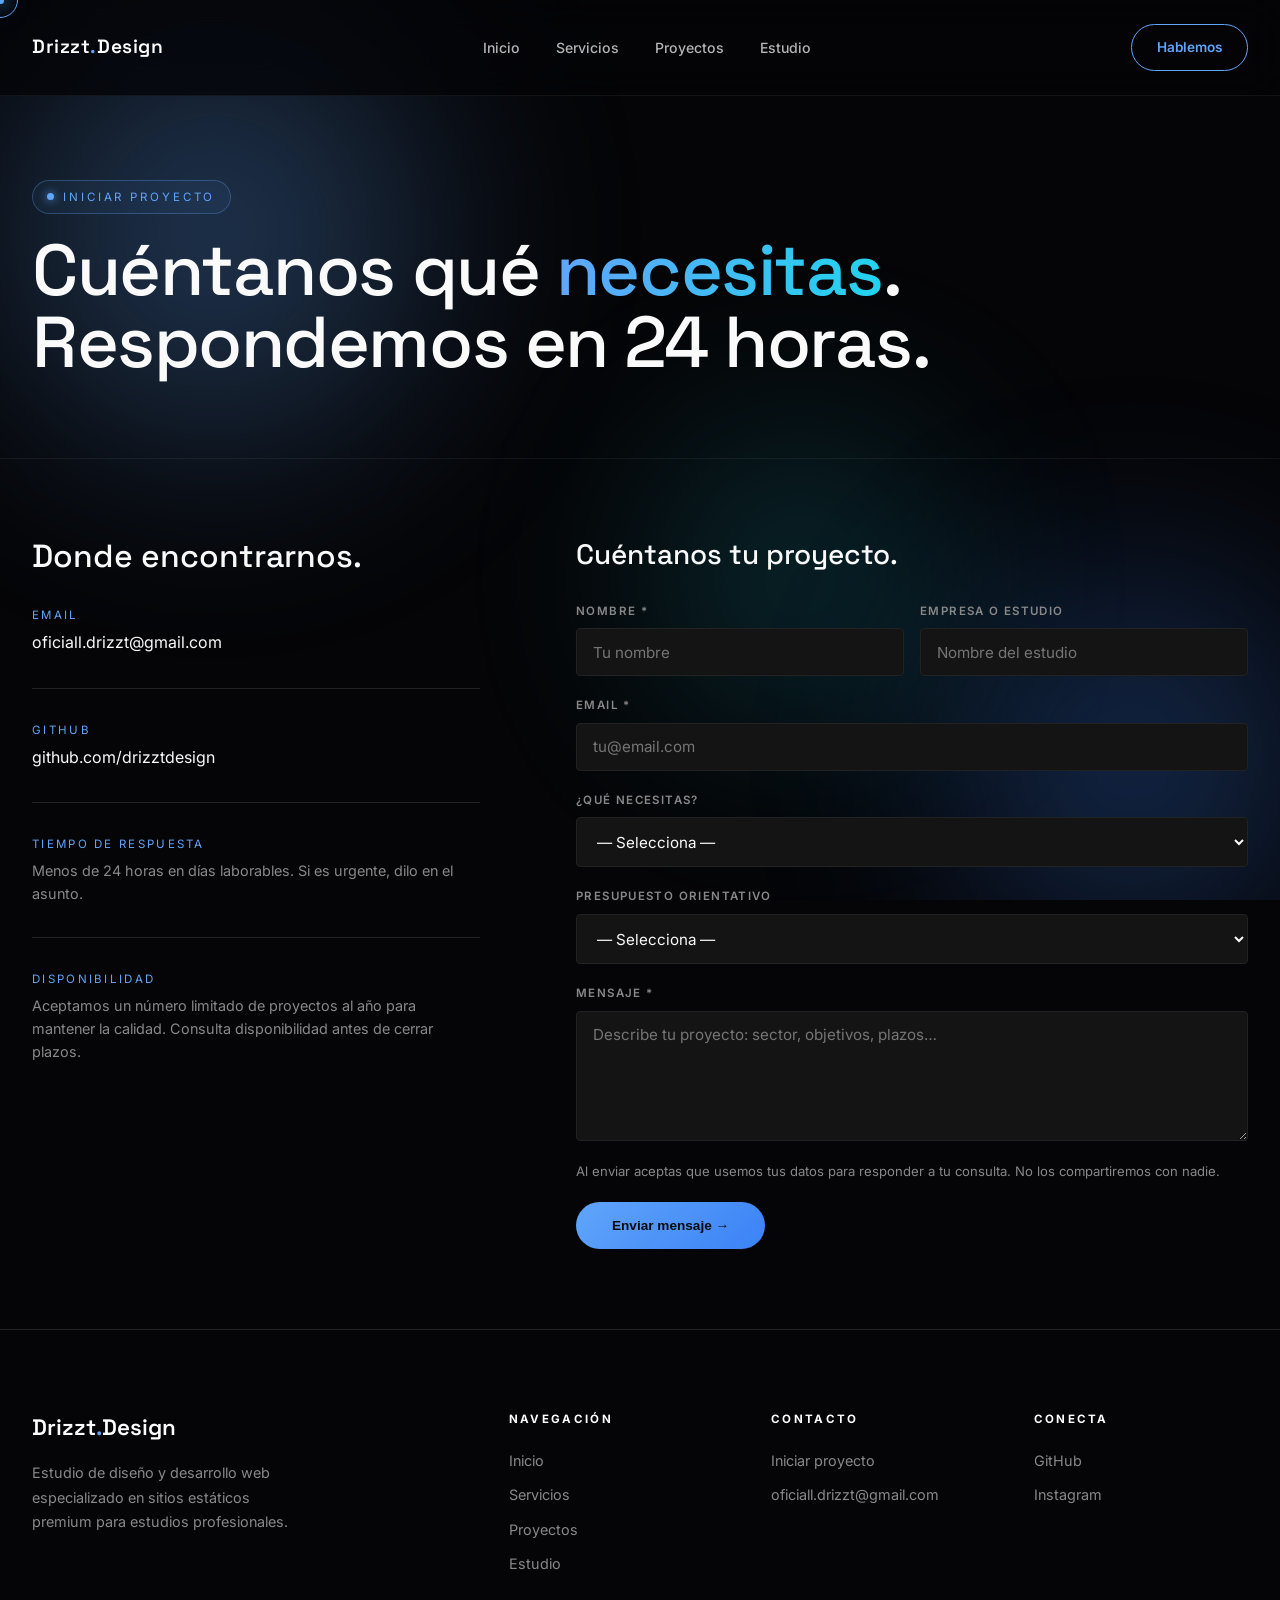
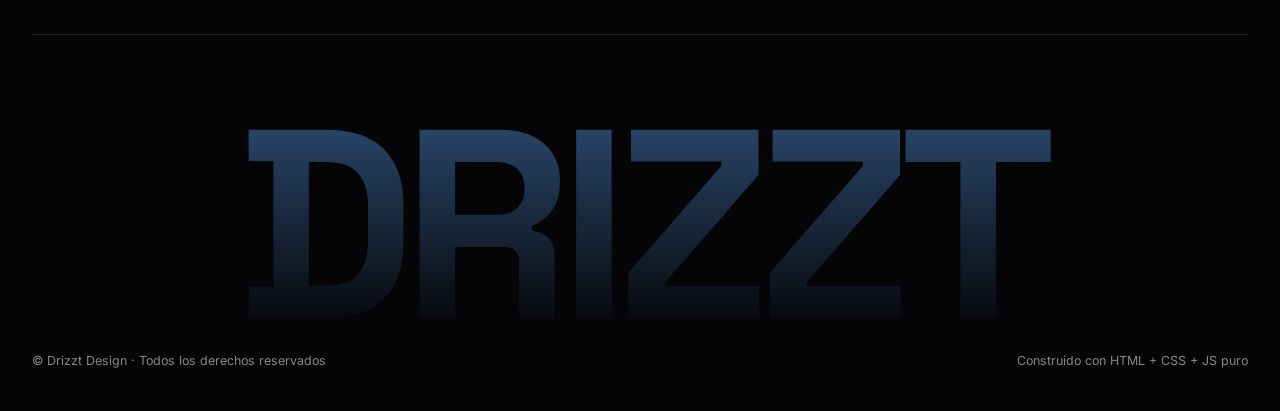
<file: contacto.html>
<!DOCTYPE html>
<html lang="es-ES">
<head>
  <meta charset="UTF-8">
  <meta name="viewport" content="width=device-width, initial-scale=1.0">
  <title>Contacto — Iniciar proyecto | Drizzt Design</title>
  <meta name="description" content="Cuéntanos tu proyecto. Respondemos en menos de 24 horas con una propuesta inicial. Drizzt Design — estudio de diseño y desarrollo web.">
  <meta name="robots" content="index, follow, max-image-preview:large">
  <link rel="canonical" href="https://drizzt-design.vercel.app/contacto.html">

  <meta property="og:type" content="website">
  <meta property="og:locale" content="es_ES">
  <meta property="og:site_name" content="Drizzt Design">
  <meta property="og:title" content="Contacto — Drizzt Design">
  <meta property="og:description" content="Iniciar proyecto. Respuesta en 24 horas.">
  <meta property="og:url" content="https://drizzt-design.vercel.app/contacto.html">
  <meta property="og:image" content="https://drizzt-design.vercel.app/assets/og-image.jpg">

  <link rel="icon" type="image/png" href="assets/favicon.png">

  <script type="application/ld+json">
  {
    "@context": "https://schema.org",
    "@type": "ContactPage",
    "name": "Contacto Drizzt Design",
    "url": "https://drizzt-design.vercel.app/contacto.html",
    "mainEntity": { "@id": "https://drizzt-design.vercel.app/#organization" }
  }
  </script>

  <link rel="preconnect" href="https://fonts.googleapis.com">
  <link rel="preconnect" href="https://fonts.gstatic.com" crossorigin>
  <link href="https://fonts.googleapis.com/css2?family=Space+Grotesk:wght@300;400;500;600;700&family=Inter:wght@300;400;500;600&display=swap" rel="stylesheet">
  <style>
    *, *::before, *::after { box-sizing: border-box; margin: 0; padding: 0; }
    html { scroll-behavior: smooth; }
    body { font-family: var(--font-body); color: var(--color-text); background: var(--color-bg); line-height: 1.6; -webkit-font-smoothing: antialiased; }
    img { max-width: 100%; height: auto; display: block; }
    ul { list-style: none; }
    a { text-decoration: none; color: inherit; }

    :root {
      --color-bg: #0a0a0a; --color-bg-2: #141414; --color-text: #fafafa; --color-mid: #888;
      --color-line: #222; --color-accent: #60a5fa; --color-accent-hover: #3b82f6;
      --font-display: 'Space Grotesk', sans-serif; --font-body: 'Inter', sans-serif;
      --max-w: 1280px;
    }

    header { position: fixed; top: 0; left: 0; right: 0; z-index: 100; height: 72px; display: flex; align-items: center; padding: 0 2rem; background: rgba(10,10,10,.95); border-bottom: 1px solid var(--color-line); }
    .header-inner { max-width: var(--max-w); width: 100%; margin: 0 auto; display: flex; align-items: center; justify-content: space-between; }
    .brand { font-family: var(--font-display); font-size: 1.05rem; font-weight: 600; color: #fff; }
    .brand span { color: var(--color-accent); }
    nav ul { display: flex; gap: 2.25rem; }
    nav a { font-size: .82rem; font-weight: 500; color: rgba(255,255,255,.7); transition: color .2s; }
    nav a:hover, nav a.active { color: #fff; }
    .header-cta { font-size: .8rem; font-weight: 600; padding: .55rem 1.25rem; border: 1px solid var(--color-accent); color: var(--color-accent); border-radius: 100px; transition: all .2s; }
    .header-cta:hover { background: var(--color-accent); color: #000; }
    .hamburger { display: none; flex-direction: column; gap: 5px; cursor: pointer; }
    .hamburger span { display: block; width: 24px; height: 2px; background: #fff; }
    .mobile-nav { display: none; position: fixed; inset: 0; background: var(--color-bg); z-index: 200; flex-direction: column; align-items: center; justify-content: center; gap: 2.25rem; }
    .mobile-nav.open { display: flex; }
    .mobile-nav a { font-family: var(--font-display); font-size: 2rem; font-weight: 500; color: #fff; }
    .mobile-close { position: absolute; top: 1.5rem; right: 1.5rem; font-size: 1.75rem; color: #fff; cursor: pointer; background: none; border: none; }

    .page-hero { padding: 160px 2rem 80px; background: var(--color-bg); border-bottom: 1px solid var(--color-line); }
    .page-hero-inner { max-width: var(--max-w); margin: 0 auto; }
    .section-eyebrow { font-size: .72rem; letter-spacing: .25em; text-transform: uppercase; color: var(--color-accent); margin-bottom: 1.25rem; }
    .page-hero h1 { font-family: var(--font-display); font-size: clamp(2.5rem, 6vw, 4.5rem); font-weight: 500; line-height: 1.0; letter-spacing: -.02em; max-width: 900px; }
    .page-hero h1 em { font-style: normal; color: var(--color-accent); }

    section { padding: 80px 2rem; }
    .container { max-width: var(--max-w); margin: 0 auto; }

    .contacto-grid { display: grid; grid-template-columns: 1fr 1.5fr; gap: 6rem; align-items: start; }
    @media (max-width: 1024px) { .contacto-grid { grid-template-columns: 1fr; gap: 3rem; } }

    .contact-info h2 { font-family: var(--font-display); font-size: 2rem; font-weight: 500; margin-bottom: 2rem; line-height: 1.1; }
    .contact-item { display: flex; flex-direction: column; gap: .35rem; margin-bottom: 2rem; padding-bottom: 2rem; border-bottom: 1px solid var(--color-line); }
    .contact-item:last-child { border-bottom: none; }
    .contact-item-label { font-size: .72rem; letter-spacing: .2em; text-transform: uppercase; color: var(--color-accent); }
    .contact-item a { font-size: 1rem; color: var(--color-text); transition: color .2s; }
    .contact-item a:hover { color: var(--color-accent); }
    .contact-item p { font-size: .9rem; color: var(--color-mid); }

    .form-title { font-family: var(--font-display); font-size: 1.75rem; font-weight: 500; margin-bottom: 2rem; line-height: 1.1; }
    .form-row { display: grid; grid-template-columns: 1fr 1fr; gap: 1rem; }
    .form-group { display: flex; flex-direction: column; gap: .5rem; margin-bottom: 1.25rem; }
    .form-group label { font-size: .72rem; font-weight: 600; letter-spacing: .12em; text-transform: uppercase; color: var(--color-mid); }
    .form-group input, .form-group select, .form-group textarea {
      padding: .85rem 1rem; background: var(--color-bg-2); border: 1px solid var(--color-line);
      font-family: var(--font-body); font-size: .95rem; color: var(--color-text);
      border-radius: 4px; transition: border-color .2s; outline: none;
    }
    .form-group input:focus, .form-group select:focus, .form-group textarea:focus { border-color: var(--color-accent); }
    .form-group textarea { resize: vertical; min-height: 130px; }
    .form-note { font-size: .82rem; color: var(--color-mid); margin-bottom: 1.25rem; }
    .form-note a { color: var(--color-accent); }
    .btn-submit { display: inline-flex; align-items: center; gap: .5rem; padding: 1rem 2.25rem; background: var(--color-accent); color: #000; font-size: .85rem; font-weight: 600; border: none; border-radius: 100px; cursor: pointer; transition: all .25s; }
    .btn-submit:hover { background: var(--color-accent-hover); transform: translateY(-2px); }
    .form-success { display: none; padding: 1.25rem; background: rgba(34,197,94,.1); border: 1px solid rgba(34,197,94,.3); color: #4ade80; font-size: .92rem; margin-top: 1rem; border-radius: 4px; }
    .form-error-msg { display: none; padding: 1.25rem; background: rgba(239,68,68,.1); border: 1px solid rgba(239,68,68,.3); color: #f87171; font-size: .92rem; margin-top: 1rem; border-radius: 4px; }
    .field-error { color: #f87171; font-size: .8rem; margin-top: .25rem; display: none; }
    @media (max-width: 600px) { .form-row { grid-template-columns: 1fr; } }

    footer { background: var(--color-bg); padding: 80px 2rem 40px; border-top: 1px solid var(--color-line); }
    .footer-grid { max-width: var(--max-w); margin: 0 auto; display: grid; grid-template-columns: 2fr 1fr 1fr 1fr; gap: 3rem; padding-bottom: 3rem; border-bottom: 1px solid var(--color-line); margin-bottom: 2rem; }
    .footer-brand { font-family: var(--font-display); font-size: 1.4rem; font-weight: 600; color: #fff; margin-bottom: 1rem; }
    .footer-brand span { color: var(--color-accent); }
    .footer-desc { font-size: .9rem; color: var(--color-mid); line-height: 1.7; max-width: 280px; }
    .footer-col h4 { font-size: .72rem; letter-spacing: .2em; text-transform: uppercase; color: #fff; margin-bottom: 1.25rem; }
    .footer-col li { margin-bottom: .55rem; }
    .footer-col a { font-size: .9rem; color: var(--color-mid); transition: color .2s; }
    .footer-col a:hover { color: var(--color-accent); }
    .footer-bottom { max-width: var(--max-w); margin: 0 auto; display: flex; justify-content: space-between; font-size: .78rem; color: var(--color-mid); flex-wrap: wrap; gap: 1rem; }
    @media (max-width: 1024px) { .footer-grid { grid-template-columns: 1fr 1fr; gap: 2rem; } }
    @media (max-width: 480px) { .footer-grid { grid-template-columns: 1fr; } }
    @media (max-width: 768px) { section { padding: 60px 1.25rem; } nav, .header-cta { display: none; } .hamburger { display: flex; } }
  </style>
  <link rel="stylesheet" href="assets/premium.css">
</head>
<body>

<div class="scroll-progress" aria-hidden="true"></div>
<div class="orbs" aria-hidden="true">
  <div class="orb orb-1"></div>
  <div class="orb orb-2"></div>
  <div class="orb orb-3"></div>
</div>

<header>
  <div class="header-inner">
    <a href="index.html" class="brand">Drizzt<span>.</span>Design</a>
    <nav><ul>
      <li><a href="index.html">Inicio</a></li>
      <li><a href="servicios.html">Servicios</a></li>
      <li><a href="proyectos.html">Proyectos</a></li>
      <li><a href="nosotros.html">Estudio</a></li>
    </ul></nav>
    <a href="contacto.html" class="header-cta active">Hablemos</a>
    <div class="hamburger" id="hamburger"><span></span><span></span><span></span></div>
  </div>
</header>

<div class="mobile-nav" id="mobileNav">
  <button class="mobile-close" id="mobileClose">✕</button>
  <a href="index.html">Inicio</a>
  <a href="servicios.html">Servicios</a>
  <a href="proyectos.html">Proyectos</a>
  <a href="nosotros.html">Estudio</a>
  <a href="contacto.html" style="color:var(--color-accent);">Hablemos</a>
</div>

<div class="page-hero">
  <div class="page-hero-inner">
    <p class="section-eyebrow">Iniciar proyecto</p>
    <h1>Cuéntanos qué <em>necesitas</em>.<br>Respondemos en 24 horas.</h1>
  </div>
</div>

<section>
  <div class="container">
    <div class="contacto-grid">

      <div class="contact-info">
        <h2>Donde encontrarnos.</h2>

        <div class="contact-item">
          <span class="contact-item-label">Email</span>
          <a href="mailto:oficiall.drizzt@gmail.com">oficiall.drizzt@gmail.com</a>
        </div>

        <div class="contact-item">
          <span class="contact-item-label">GitHub</span>
          <a href="https://github.com/drizztdesign" target="_blank" rel="noopener">github.com/drizztdesign</a>
        </div>

        <div class="contact-item">
          <span class="contact-item-label">Tiempo de respuesta</span>
          <p>Menos de 24 horas en días laborables. Si es urgente, dilo en el asunto.</p>
        </div>

        <div class="contact-item">
          <span class="contact-item-label">Disponibilidad</span>
          <p>Aceptamos un número limitado de proyectos al año para mantener la calidad. Consulta disponibilidad antes de cerrar plazos.</p>
        </div>
      </div>

      <div>
        <h2 class="form-title">Cuéntanos tu proyecto.</h2>
        <!-- Form conectado a Google Forms → notificaciones a oficiall.drizzt@gmail.com -->
        <form id="contactForm"
              action="https://docs.google.com/forms/d/e/1FAIpQLScNQyTEvk0KGt4R9cmNsJRHvtMyh0GlMCiWgh6Y5CsaCN50bw/formResponse"
              method="POST" target="hidden_iframe" novalidate>
          <div class="form-row">
            <div class="form-group">
              <label for="nombre">Nombre *</label>
              <input type="text" id="nombre" name="entry.1998025853" placeholder="Tu nombre" required>
              <span class="field-error" id="err-nombre">Por favor, indica tu nombre.</span>
            </div>
            <div class="form-group">
              <label for="empresa">Empresa o estudio</label>
              <input type="text" id="empresa" name="entry.949115564" placeholder="Nombre del estudio">
            </div>
          </div>
          <div class="form-group">
            <label for="email">Email *</label>
            <input type="email" id="email" name="entry.507241592" placeholder="tu@email.com" required>
            <span class="field-error" id="err-email">Email inválido.</span>
          </div>
          <div class="form-group">
            <label for="tipo">¿Qué necesitas?</label>
            <select id="tipo" name="entry.363373526">
              <option value="">— Selecciona —</option>
              <option>Web nueva desde cero</option>
              <option>Rebuild de web existente</option>
              <option>Mantenimiento mensual</option>
              <option>Solo SEO técnico</option>
              <option>Otro / consulta</option>
            </select>
          </div>
          <div class="form-group">
            <label for="presupuesto">Presupuesto orientativo</label>
            <select id="presupuesto" name="entry.1129209405">
              <option value="">— Selecciona —</option>
              <option>&lt; 1.000 €</option>
              <option>1.000 - 3.000 €</option>
              <option>3.000 - 6.000 €</option>
              <option>6.000 - 10.000 €</option>
              <option>&gt; 10.000 €</option>
              <option>Aún no lo sé</option>
            </select>
          </div>
          <div class="form-group">
            <label for="mensaje">Mensaje *</label>
            <textarea id="mensaje" name="entry.1189597305" placeholder="Describe tu proyecto: sector, objetivos, plazos…" required></textarea>
            <span class="field-error" id="err-mensaje">Cuéntanos algo sobre tu proyecto.</span>
          </div>
          <p class="form-note">Al enviar aceptas que usemos tus datos para responder a tu consulta. No los compartiremos con nadie.</p>
          <button type="submit" class="btn-submit">Enviar mensaje →</button>
          <div class="form-success" id="formSuccess">✓ Mensaje enviado. Te respondemos en menos de 24 horas.</div>
          <div class="form-error-msg" id="formError">✗ No se ha podido enviar. Inténtalo de nuevo o escríbenos directamente a oficiall.drizzt@gmail.com.</div>
        </form>
        <iframe name="hidden_iframe" id="hidden_iframe" style="display:none" title="Submit handler"></iframe>
      </div>

    </div>
  </div>
</section>

<footer>
  <div class="footer-grid">
    <div>
      <p class="footer-brand">Drizzt<span>.</span>Design</p>
      <p class="footer-desc">Estudio de diseño y desarrollo web especializado en sitios estáticos premium para estudios profesionales.</p>
    </div>
    <div class="footer-col"><h4>Navegación</h4><ul>
      <li><a href="index.html">Inicio</a></li>
      <li><a href="servicios.html">Servicios</a></li>
      <li><a href="proyectos.html">Proyectos</a></li>
      <li><a href="nosotros.html">Estudio</a></li>
    </ul></div>
    <div class="footer-col"><h4>Contacto</h4><ul>
      <li><a href="contacto.html">Iniciar proyecto</a></li>
      <li><a href="mailto:oficiall.drizzt@gmail.com">oficiall.drizzt@gmail.com</a></li>
    </ul></div>
    <div class="footer-col"><h4>Conecta</h4><ul>
      <li><a href="https://github.com/drizztdesign" target="_blank" rel="noopener">GitHub</a></li>
      <li><a href="#">Instagram</a></li>
    </ul></div>
  </div>
  <div class="footer-monumental" aria-hidden="true">DRIZZT</div>
  <div class="footer-bottom">
    <span>© Drizzt Design · Todos los derechos reservados</span>
    <span>Construido con HTML + CSS + JS puro</span>
  </div>
</footer>

<script>
  const hamburger = document.getElementById('hamburger');
  const mobileNav = document.getElementById('mobileNav');
  const mobileClose = document.getElementById('mobileClose');
  hamburger.addEventListener('click', () => mobileNav.classList.add('open'));
  mobileClose.addEventListener('click', () => mobileNav.classList.remove('open'));
  mobileNav.querySelectorAll('a').forEach(a => a.addEventListener('click', () => mobileNav.classList.remove('open')));

  // Submit a Google Forms vía iframe oculto (Google bloquea CORS en fetch)
  const form = document.getElementById('contactForm');
  const iframe = document.getElementById('hidden_iframe');
  let submitting = false;

  form.addEventListener('submit', (e) => {
    let valid = true;
    ['nombre','email','mensaje'].forEach(id => {
      const el = document.getElementById(id);
      const err = document.getElementById('err-' + id);
      if (!el.value.trim() || (id === 'email' && !/^[^\s@]+@[^\s@]+\.[^\s@]+$/.test(el.value))) {
        err.style.display = 'block'; valid = false;
      } else { err.style.display = 'none'; }
    });
    if (!valid) { e.preventDefault(); return; }

    const btn = form.querySelector('.btn-submit');
    btn.textContent = 'Enviando…';
    btn.disabled = true;
    submitting = true;
  });

  iframe.addEventListener('load', () => {
    if (!submitting) return;
    submitting = false;
    document.getElementById('formSuccess').style.display = 'block';
    document.getElementById('formError').style.display = 'none';
    form.reset();
    const btn = form.querySelector('.btn-submit');
    btn.textContent = 'Enviar mensaje →';
    btn.disabled = false;
  });
</script>

<div class="cursor" aria-hidden="true"></div>
<div class="cursor-dot" aria-hidden="true"></div>
<div class="page-transition" aria-hidden="true"></div>
<script src="assets/premium.js" defer></script>
</body>
</html>
</file>
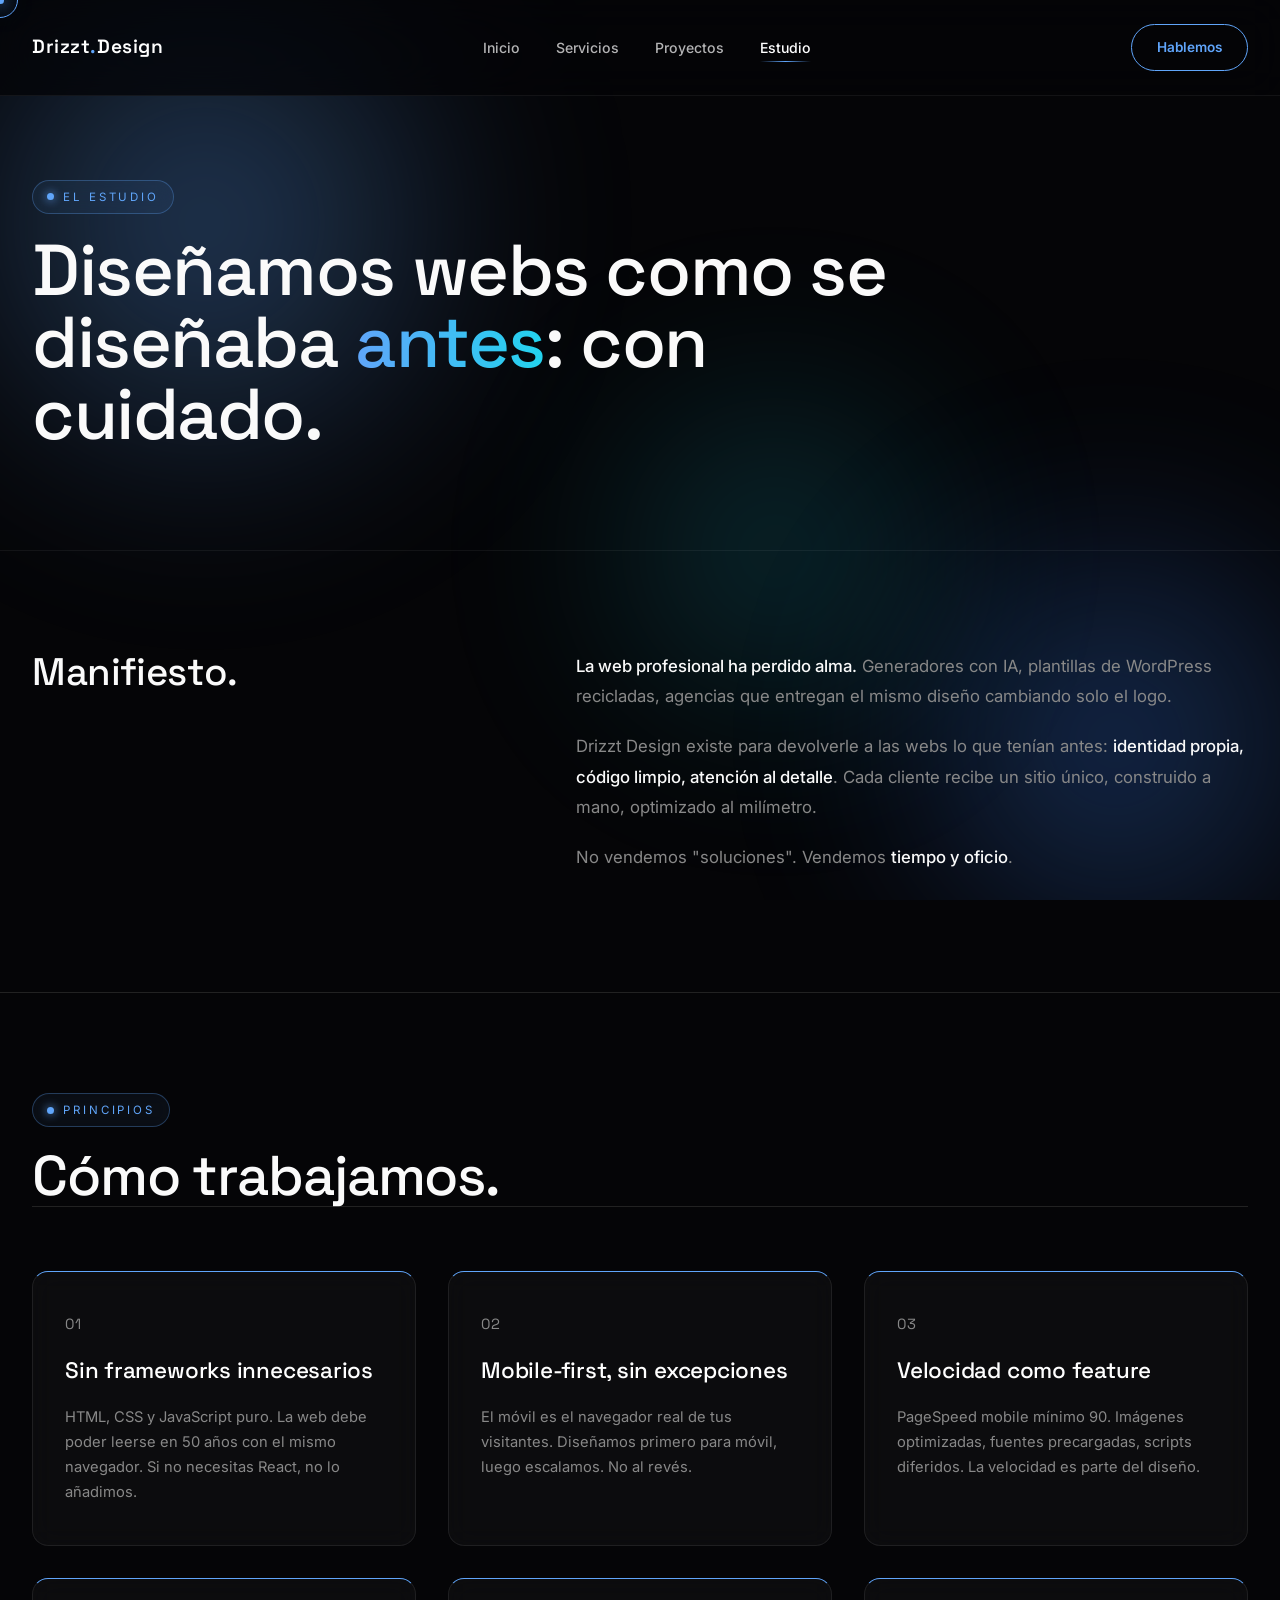
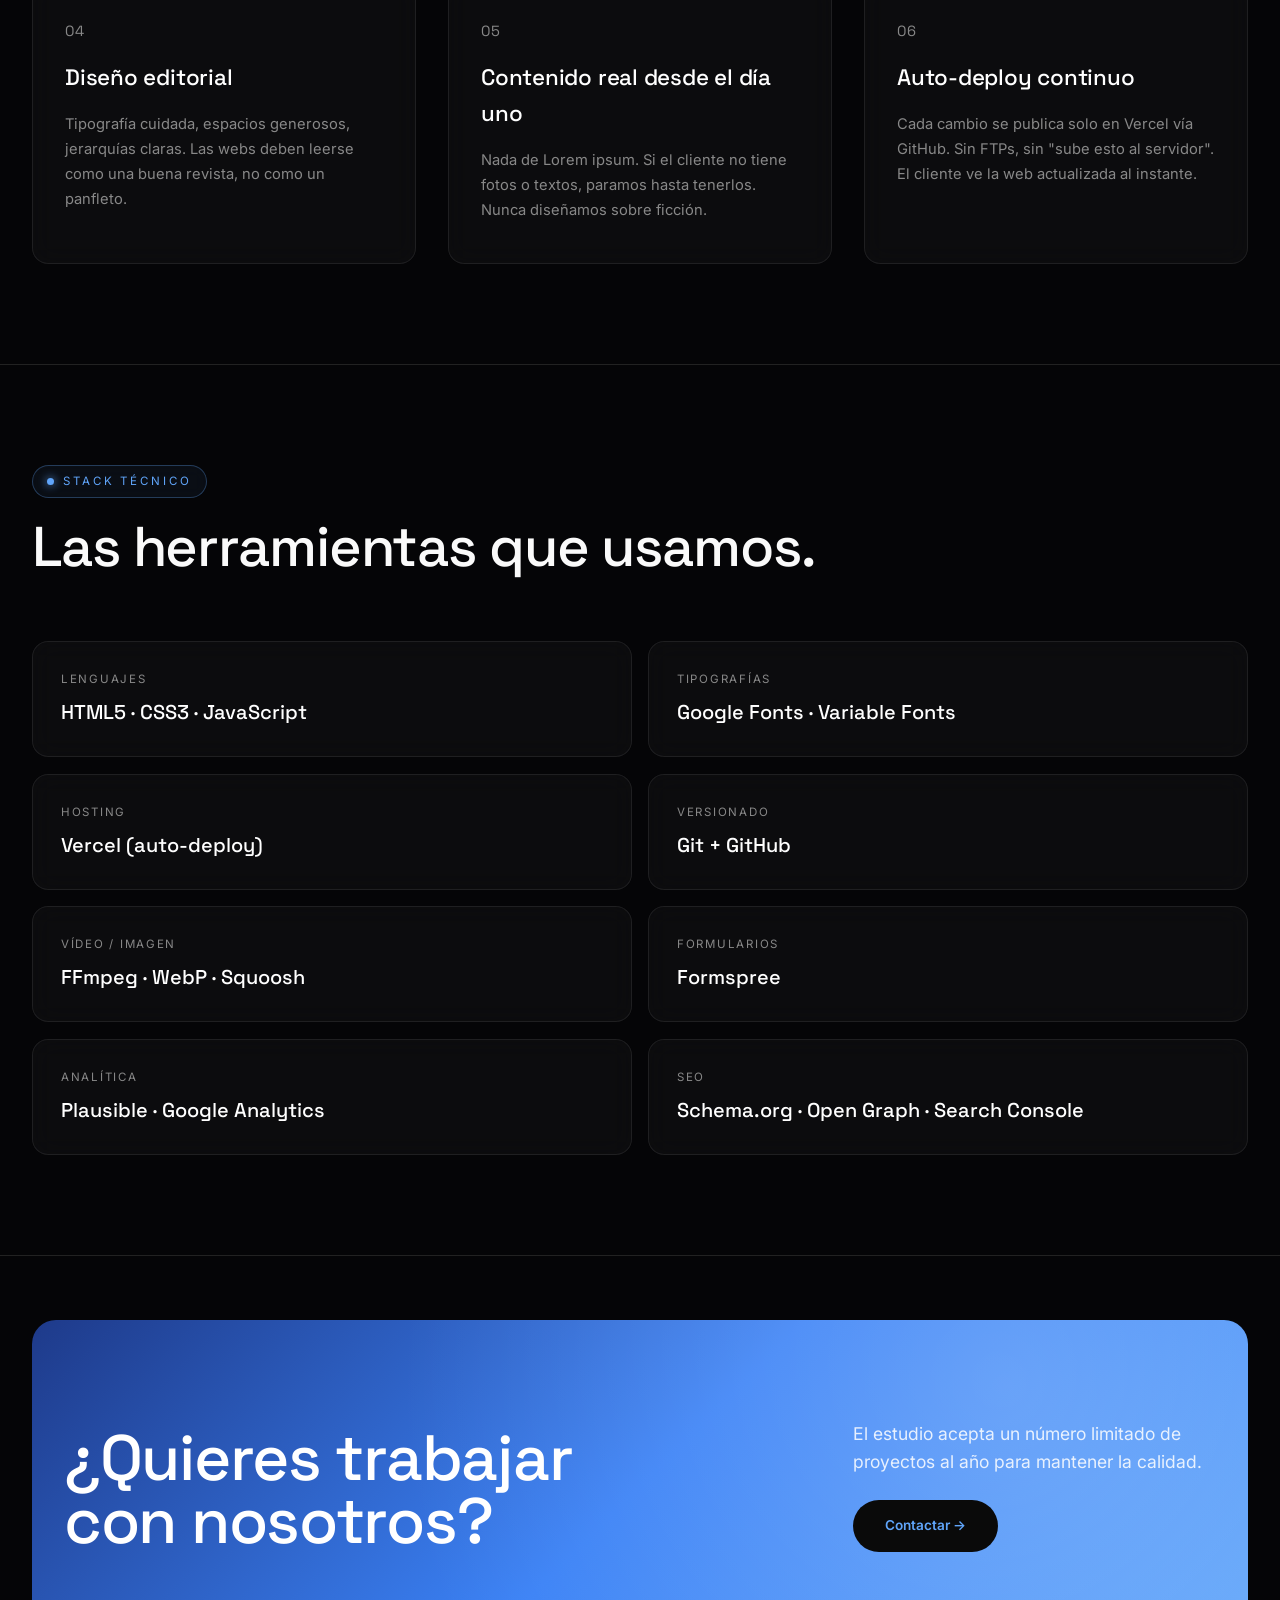
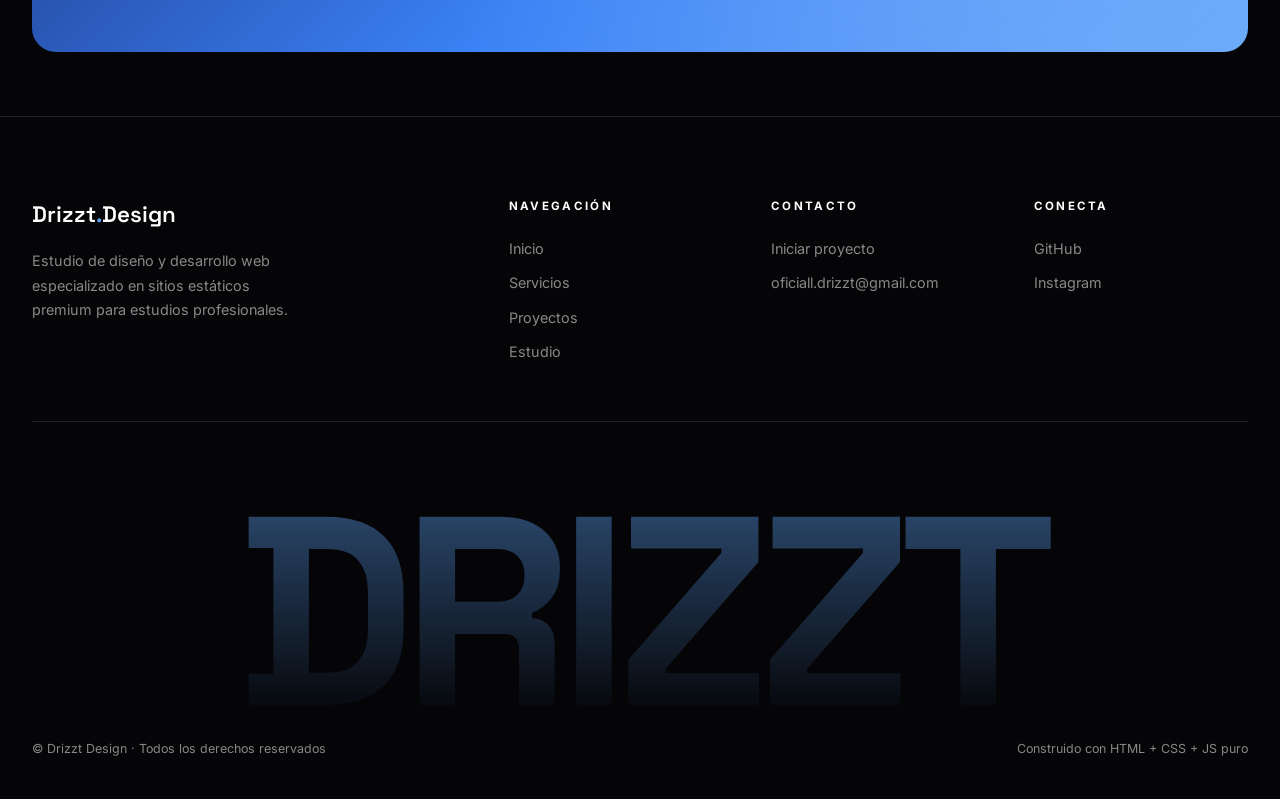
<file: nosotros.html>
<!DOCTYPE html>
<html lang="es-ES">
<head>
  <meta charset="UTF-8">
  <meta name="viewport" content="width=device-width, initial-scale=1.0">
  <title>El estudio — Filosofía y método | Drizzt Design</title>
  <meta name="description" content="Drizzt Design es un estudio de diseño y desarrollo web. Trabajamos sin frameworks, mobile-first, con foco en velocidad, accesibilidad y diseño cuidado.">
  <meta name="robots" content="index, follow, max-image-preview:large">
  <link rel="canonical" href="https://drizzt-design.vercel.app/nosotros.html">

  <meta property="og:type" content="website">
  <meta property="og:locale" content="es_ES">
  <meta property="og:site_name" content="Drizzt Design">
  <meta property="og:title" content="El estudio — Drizzt Design">
  <meta property="og:description" content="Filosofía y método de un estudio de diseño y desarrollo web.">
  <meta property="og:url" content="https://drizzt-design.vercel.app/nosotros.html">
  <meta property="og:image" content="https://drizzt-design.vercel.app/assets/og-image.jpg">

  <link rel="icon" type="image/png" href="assets/favicon.png">

  <script type="application/ld+json">
  {
    "@context": "https://schema.org",
    "@type": "AboutPage",
    "name": "Sobre Drizzt Design",
    "url": "https://drizzt-design.vercel.app/nosotros.html",
    "mainEntity": { "@id": "https://drizzt-design.vercel.app/#organization" }
  }
  </script>

  <link rel="preconnect" href="https://fonts.googleapis.com">
  <link rel="preconnect" href="https://fonts.gstatic.com" crossorigin>
  <link href="https://fonts.googleapis.com/css2?family=Space+Grotesk:wght@300;400;500;600;700&family=Inter:wght@300;400;500;600&display=swap" rel="stylesheet">
  <style>
    *, *::before, *::after { box-sizing: border-box; margin: 0; padding: 0; }
    html { scroll-behavior: smooth; }
    body { font-family: var(--font-body); color: var(--color-text); background: var(--color-bg); line-height: 1.6; -webkit-font-smoothing: antialiased; }
    img { max-width: 100%; height: auto; display: block; }
    ul { list-style: none; }
    a { text-decoration: none; color: inherit; }

    :root {
      --color-bg: #0a0a0a; --color-bg-2: #141414; --color-text: #fafafa; --color-mid: #888;
      --color-line: #222; --color-accent: #60a5fa; --color-accent-hover: #3b82f6;
      --font-display: 'Space Grotesk', sans-serif; --font-body: 'Inter', sans-serif;
      --max-w: 1280px;
    }

    header { position: fixed; top: 0; left: 0; right: 0; z-index: 100; height: 72px; display: flex; align-items: center; padding: 0 2rem; background: rgba(10,10,10,.95); border-bottom: 1px solid var(--color-line); }
    .header-inner { max-width: var(--max-w); width: 100%; margin: 0 auto; display: flex; align-items: center; justify-content: space-between; }
    .brand { font-family: var(--font-display); font-size: 1.05rem; font-weight: 600; color: #fff; }
    .brand span { color: var(--color-accent); }
    nav ul { display: flex; gap: 2.25rem; }
    nav a { font-size: .82rem; font-weight: 500; color: rgba(255,255,255,.7); transition: color .2s; }
    nav a:hover, nav a.active { color: #fff; }
    .header-cta { font-size: .8rem; font-weight: 600; padding: .55rem 1.25rem; border: 1px solid var(--color-accent); color: var(--color-accent); border-radius: 100px; transition: all .2s; }
    .header-cta:hover { background: var(--color-accent); color: #000; }
    .hamburger { display: none; flex-direction: column; gap: 5px; cursor: pointer; }
    .hamburger span { display: block; width: 24px; height: 2px; background: #fff; }
    .mobile-nav { display: none; position: fixed; inset: 0; background: var(--color-bg); z-index: 200; flex-direction: column; align-items: center; justify-content: center; gap: 2.25rem; }
    .mobile-nav.open { display: flex; }
    .mobile-nav a { font-family: var(--font-display); font-size: 2rem; font-weight: 500; color: #fff; }
    .mobile-close { position: absolute; top: 1.5rem; right: 1.5rem; font-size: 1.75rem; color: #fff; cursor: pointer; background: none; border: none; }

    .page-hero { padding: 160px 2rem 100px; background: var(--color-bg); border-bottom: 1px solid var(--color-line); }
    .page-hero-inner { max-width: var(--max-w); margin: 0 auto; }
    .section-eyebrow { font-size: .72rem; letter-spacing: .25em; text-transform: uppercase; color: var(--color-accent); margin-bottom: 1.25rem; }
    .page-hero h1 { font-family: var(--font-display); font-size: clamp(2.5rem, 6vw, 4.5rem); font-weight: 500; line-height: 1.0; letter-spacing: -.02em; max-width: 900px; }
    .page-hero h1 em { font-style: normal; color: var(--color-accent); }

    section { padding: 100px 2rem; }
    .container { max-width: var(--max-w); margin: 0 auto; }

    .manifiesto { background: var(--color-bg); border-bottom: 1px solid var(--color-line); }
    .manifiesto-grid { display: grid; grid-template-columns: 1fr 1.5fr; gap: 6rem; }
    .manifiesto h2 { font-family: var(--font-display); font-size: clamp(1.75rem, 3vw, 2.5rem); font-weight: 500; line-height: 1.1; letter-spacing: -.01em; }
    .manifiesto-text p { font-size: 1.05rem; color: var(--color-mid); line-height: 1.8; margin-bottom: 1.25rem; }
    .manifiesto-text p strong { color: var(--color-text); font-weight: 500; }
    @media (max-width: 1024px) { .manifiesto-grid { grid-template-columns: 1fr; gap: 2rem; } }

    .principios { background: var(--color-bg-2); border-bottom: 1px solid var(--color-line); }
    .principios-grid { display: grid; grid-template-columns: repeat(3, 1fr); gap: 2rem; margin-top: 4rem; }
    .principio { padding: 2.5rem 2rem; border-top: 1px solid var(--color-accent); }
    .principio-num { font-family: var(--font-display); font-size: .8rem; color: var(--color-accent); margin-bottom: 1rem; letter-spacing: .1em; }
    .principio h3 { font-family: var(--font-display); font-size: 1.4rem; font-weight: 500; margin-bottom: 1rem; color: #fff; letter-spacing: -.01em; }
    .principio p { font-size: .92rem; color: var(--color-mid); line-height: 1.7; }
    @media (max-width: 1024px) { .principios-grid { grid-template-columns: 1fr 1fr; } }
    @media (max-width: 600px) { .principios-grid { grid-template-columns: 1fr; } }

    .stack { background: var(--color-bg); border-bottom: 1px solid var(--color-line); }
    .stack-list { margin-top: 4rem; display: grid; grid-template-columns: repeat(2, 1fr); gap: 1px; background: var(--color-line); border: 1px solid var(--color-line); }
    .stack-item { padding: 2rem; background: var(--color-bg); display: flex; flex-direction: column; gap: .5rem; }
    .stack-item .label { font-size: .72rem; letter-spacing: .15em; text-transform: uppercase; color: var(--color-mid); }
    .stack-item .value { font-family: var(--font-display); font-size: 1.25rem; font-weight: 500; color: #fff; }
    @media (max-width: 768px) { .stack-list { grid-template-columns: 1fr; } }

    .cta-final { background: var(--color-accent); color: #000; }
    .cta-grid { display: grid; grid-template-columns: 2fr 1fr; gap: 4rem; align-items: end; max-width: var(--max-w); margin: 0 auto; }
    @media (max-width: 768px) { .cta-grid { grid-template-columns: 1fr; gap: 2rem; } }
    .cta-final h2 { font-family: var(--font-display); font-size: clamp(2.5rem, 5vw, 4.5rem); font-weight: 500; line-height: .98; letter-spacing: -.02em; }
    .cta-final p { font-size: 1.1rem; color: rgba(0,0,0,.7); margin-bottom: 1.5rem; }
    .btn-primary { display: inline-flex; align-items: center; gap: .5rem; padding: .95rem 2rem; background: #000; color: var(--color-accent); font-size: .85rem; font-weight: 600; border-radius: 100px; transition: all .25s; }
    .btn-primary:hover { background: #1a1a1a; }

    footer { background: var(--color-bg); padding: 80px 2rem 40px; border-top: 1px solid var(--color-line); }
    .footer-grid { max-width: var(--max-w); margin: 0 auto; display: grid; grid-template-columns: 2fr 1fr 1fr 1fr; gap: 3rem; padding-bottom: 3rem; border-bottom: 1px solid var(--color-line); margin-bottom: 2rem; }
    .footer-brand { font-family: var(--font-display); font-size: 1.4rem; font-weight: 600; color: #fff; margin-bottom: 1rem; }
    .footer-brand span { color: var(--color-accent); }
    .footer-desc { font-size: .9rem; color: var(--color-mid); line-height: 1.7; max-width: 280px; }
    .footer-col h4 { font-size: .72rem; letter-spacing: .2em; text-transform: uppercase; color: #fff; margin-bottom: 1.25rem; }
    .footer-col li { margin-bottom: .55rem; }
    .footer-col a { font-size: .9rem; color: var(--color-mid); transition: color .2s; }
    .footer-col a:hover { color: var(--color-accent); }
    .footer-bottom { max-width: var(--max-w); margin: 0 auto; display: flex; justify-content: space-between; font-size: .78rem; color: var(--color-mid); flex-wrap: wrap; gap: 1rem; }
    @media (max-width: 1024px) { .footer-grid { grid-template-columns: 1fr 1fr; gap: 2rem; } }
    @media (max-width: 480px) { .footer-grid { grid-template-columns: 1fr; } }
    @media (max-width: 768px) { section { padding: 70px 1.25rem; } nav, .header-cta { display: none; } .hamburger { display: flex; } }
  </style>
  <link rel="stylesheet" href="assets/premium.css">
</head>
<body>

<div class="scroll-progress" aria-hidden="true"></div>
<div class="orbs" aria-hidden="true">
  <div class="orb orb-1"></div>
  <div class="orb orb-2"></div>
  <div class="orb orb-3"></div>
</div>

<header>
  <div class="header-inner">
    <a href="index.html" class="brand">Drizzt<span>.</span>Design</a>
    <nav><ul>
      <li><a href="index.html">Inicio</a></li>
      <li><a href="servicios.html">Servicios</a></li>
      <li><a href="proyectos.html">Proyectos</a></li>
      <li><a href="nosotros.html" class="active">Estudio</a></li>
    </ul></nav>
    <a href="contacto.html" class="header-cta">Hablemos</a>
    <div class="hamburger" id="hamburger"><span></span><span></span><span></span></div>
  </div>
</header>

<div class="mobile-nav" id="mobileNav">
  <button class="mobile-close" id="mobileClose">✕</button>
  <a href="index.html">Inicio</a>
  <a href="servicios.html">Servicios</a>
  <a href="proyectos.html">Proyectos</a>
  <a href="nosotros.html">Estudio</a>
  <a href="contacto.html" style="color:var(--color-accent);">Hablemos</a>
</div>

<div class="page-hero">
  <div class="page-hero-inner">
    <p class="section-eyebrow">El estudio</p>
    <h1>Diseñamos webs como se diseñaba <em>antes</em>: con cuidado.</h1>
  </div>
</div>

<section class="manifiesto">
  <div class="container">
    <div class="manifiesto-grid">
      <div>
        <h2>Manifiesto.</h2>
      </div>
      <div class="manifiesto-text">
        <p><strong>La web profesional ha perdido alma.</strong> Generadores con IA, plantillas de WordPress recicladas, agencias que entregan el mismo diseño cambiando solo el logo.</p>
        <p>Drizzt Design existe para devolverle a las webs lo que tenían antes: <strong>identidad propia, código limpio, atención al detalle</strong>. Cada cliente recibe un sitio único, construido a mano, optimizado al milímetro.</p>
        <p>No vendemos "soluciones". Vendemos <strong>tiempo y oficio</strong>.</p>
      </div>
    </div>
  </div>
</section>

<section class="principios">
  <div class="container">
    <p class="section-eyebrow">Principios</p>
    <h2 class="manifiesto h2" style="font-family:var(--font-display);font-size:clamp(2rem, 4.5vw, 3.5rem);font-weight:500;line-height:1.05;letter-spacing:-.02em;">Cómo trabajamos.</h2>
    <div class="principios-grid">
      <div class="principio">
        <p class="principio-num">01</p>
        <h3>Sin frameworks innecesarios</h3>
        <p>HTML, CSS y JavaScript puro. La web debe poder leerse en 50 años con el mismo navegador. Si no necesitas React, no lo añadimos.</p>
      </div>
      <div class="principio">
        <p class="principio-num">02</p>
        <h3>Mobile-first, sin excepciones</h3>
        <p>El móvil es el navegador real de tus visitantes. Diseñamos primero para móvil, luego escalamos. No al revés.</p>
      </div>
      <div class="principio">
        <p class="principio-num">03</p>
        <h3>Velocidad como feature</h3>
        <p>PageSpeed mobile mínimo 90. Imágenes optimizadas, fuentes precargadas, scripts diferidos. La velocidad es parte del diseño.</p>
      </div>
      <div class="principio">
        <p class="principio-num">04</p>
        <h3>Diseño editorial</h3>
        <p>Tipografía cuidada, espacios generosos, jerarquías claras. Las webs deben leerse como una buena revista, no como un panfleto.</p>
      </div>
      <div class="principio">
        <p class="principio-num">05</p>
        <h3>Contenido real desde el día uno</h3>
        <p>Nada de Lorem ipsum. Si el cliente no tiene fotos o textos, paramos hasta tenerlos. Nunca diseñamos sobre ficción.</p>
      </div>
      <div class="principio">
        <p class="principio-num">06</p>
        <h3>Auto-deploy continuo</h3>
        <p>Cada cambio se publica solo en Vercel vía GitHub. Sin FTPs, sin "sube esto al servidor". El cliente ve la web actualizada al instante.</p>
      </div>
    </div>
  </div>
</section>

<section class="stack">
  <div class="container">
    <p class="section-eyebrow">Stack técnico</p>
    <h2 style="font-family:var(--font-display);font-size:clamp(2rem, 4.5vw, 3.5rem);font-weight:500;line-height:1.05;letter-spacing:-.02em;">Las herramientas que usamos.</h2>
    <div class="stack-list">
      <div class="stack-item">
        <span class="label">Lenguajes</span>
        <span class="value">HTML5 · CSS3 · JavaScript</span>
      </div>
      <div class="stack-item">
        <span class="label">Tipografías</span>
        <span class="value">Google Fonts · Variable Fonts</span>
      </div>
      <div class="stack-item">
        <span class="label">Hosting</span>
        <span class="value">Vercel (auto-deploy)</span>
      </div>
      <div class="stack-item">
        <span class="label">Versionado</span>
        <span class="value">Git + GitHub</span>
      </div>
      <div class="stack-item">
        <span class="label">Vídeo / imagen</span>
        <span class="value">FFmpeg · WebP · Squoosh</span>
      </div>
      <div class="stack-item">
        <span class="label">Formularios</span>
        <span class="value">Formspree</span>
      </div>
      <div class="stack-item">
        <span class="label">Analítica</span>
        <span class="value">Plausible · Google Analytics</span>
      </div>
      <div class="stack-item">
        <span class="label">SEO</span>
        <span class="value">Schema.org · Open Graph · Search Console</span>
      </div>
    </div>
  </div>
</section>

<section class="cta-final">
  <div class="cta-grid">
    <h2>¿Quieres trabajar<br>con nosotros?</h2>
    <div>
      <p>El estudio acepta un número limitado de proyectos al año para mantener la calidad.</p>
      <a href="contacto.html" class="btn-primary">Contactar →</a>
    </div>
  </div>
</section>

<footer>
  <div class="footer-grid">
    <div>
      <p class="footer-brand">Drizzt<span>.</span>Design</p>
      <p class="footer-desc">Estudio de diseño y desarrollo web especializado en sitios estáticos premium para estudios profesionales.</p>
    </div>
    <div class="footer-col"><h4>Navegación</h4><ul>
      <li><a href="index.html">Inicio</a></li>
      <li><a href="servicios.html">Servicios</a></li>
      <li><a href="proyectos.html">Proyectos</a></li>
      <li><a href="nosotros.html">Estudio</a></li>
    </ul></div>
    <div class="footer-col"><h4>Contacto</h4><ul>
      <li><a href="contacto.html">Iniciar proyecto</a></li>
      <li><a href="mailto:oficiall.drizzt@gmail.com">oficiall.drizzt@gmail.com</a></li>
    </ul></div>
    <div class="footer-col"><h4>Conecta</h4><ul>
      <li><a href="https://github.com/drizztdesign" target="_blank" rel="noopener">GitHub</a></li>
      <li><a href="#">Instagram</a></li>
    </ul></div>
  </div>
  <div class="footer-monumental" aria-hidden="true">DRIZZT</div>
  <div class="footer-bottom">
    <span>© Drizzt Design · Todos los derechos reservados</span>
    <span>Construido con HTML + CSS + JS puro</span>
  </div>
</footer>

<script>
  const hamburger = document.getElementById('hamburger');
  const mobileNav = document.getElementById('mobileNav');
  const mobileClose = document.getElementById('mobileClose');
  hamburger.addEventListener('click', () => mobileNav.classList.add('open'));
  mobileClose.addEventListener('click', () => mobileNav.classList.remove('open'));
  mobileNav.querySelectorAll('a').forEach(a => a.addEventListener('click', () => mobileNav.classList.remove('open')));
</script>

<div class="cursor" aria-hidden="true"></div>
<div class="cursor-dot" aria-hidden="true"></div>
<div class="page-transition" aria-hidden="true"></div>
<script src="assets/premium.js" defer></script>
</body>
</html>
</file>
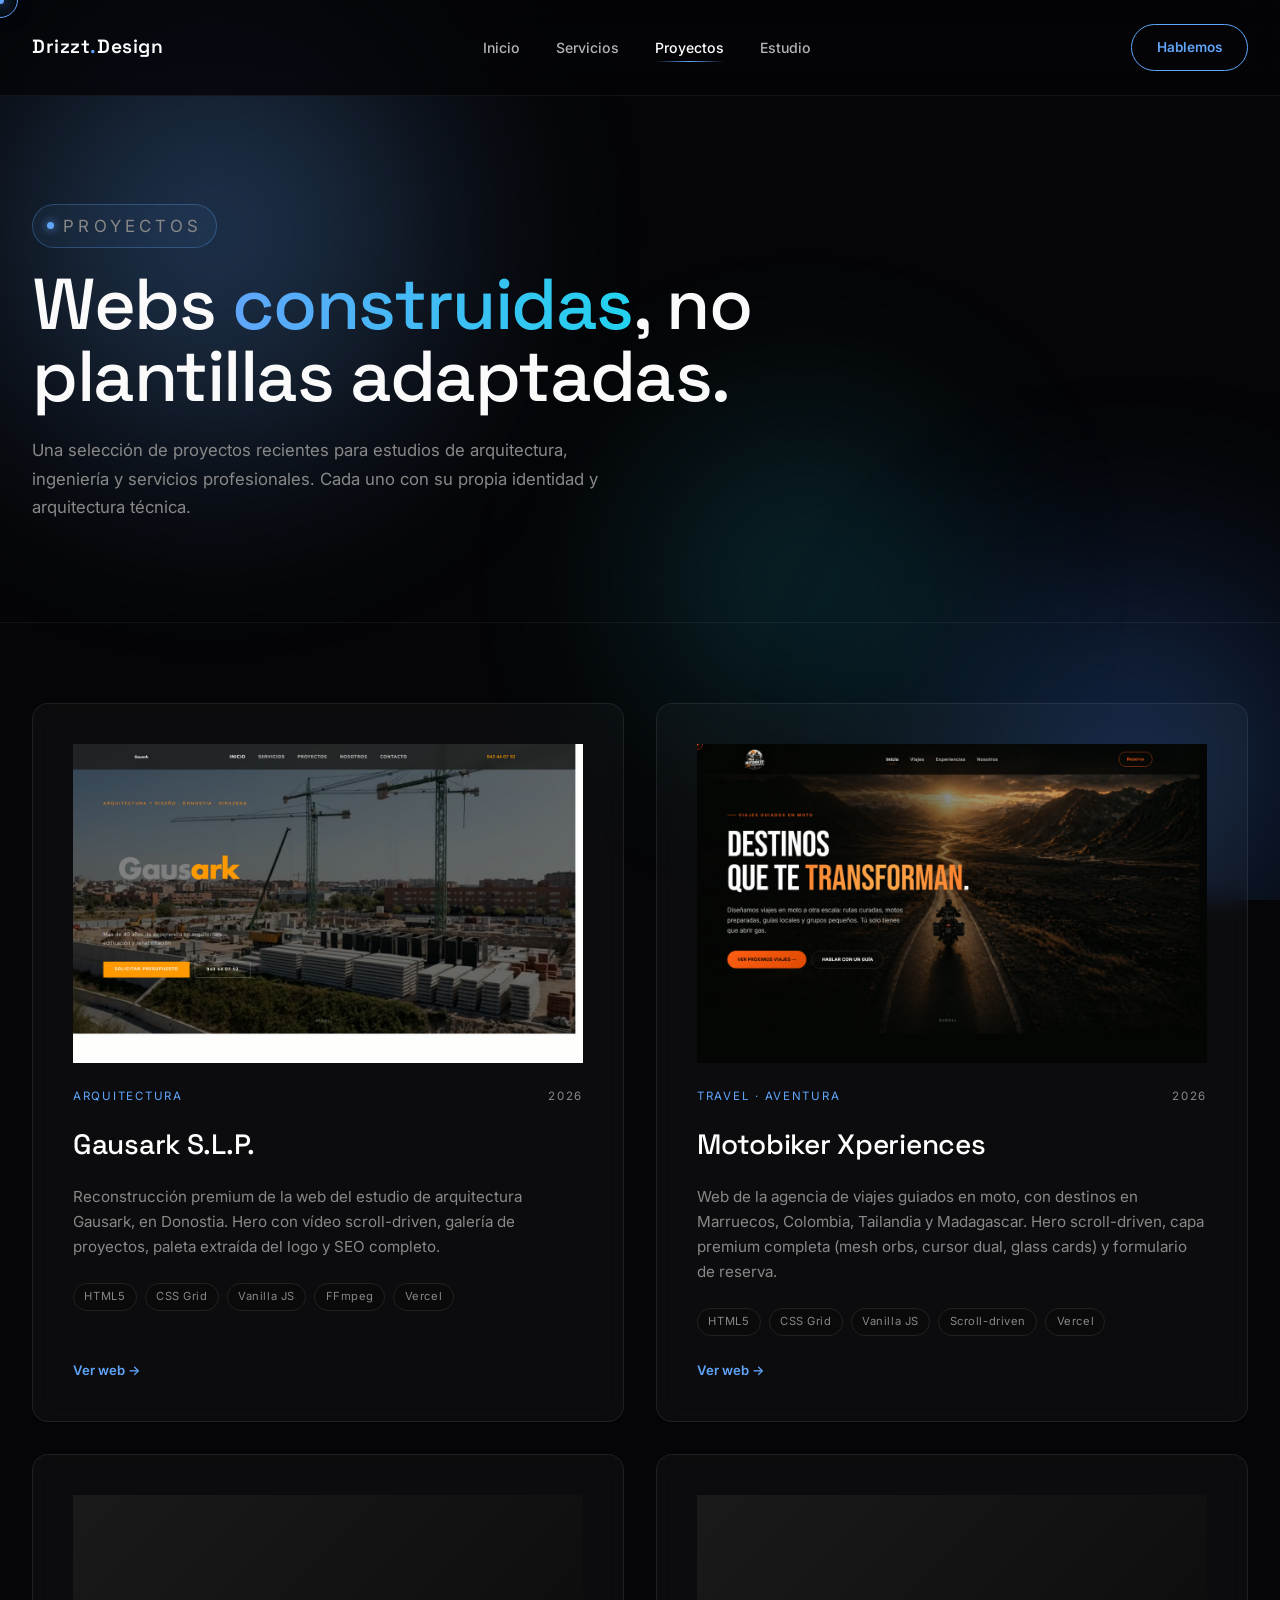
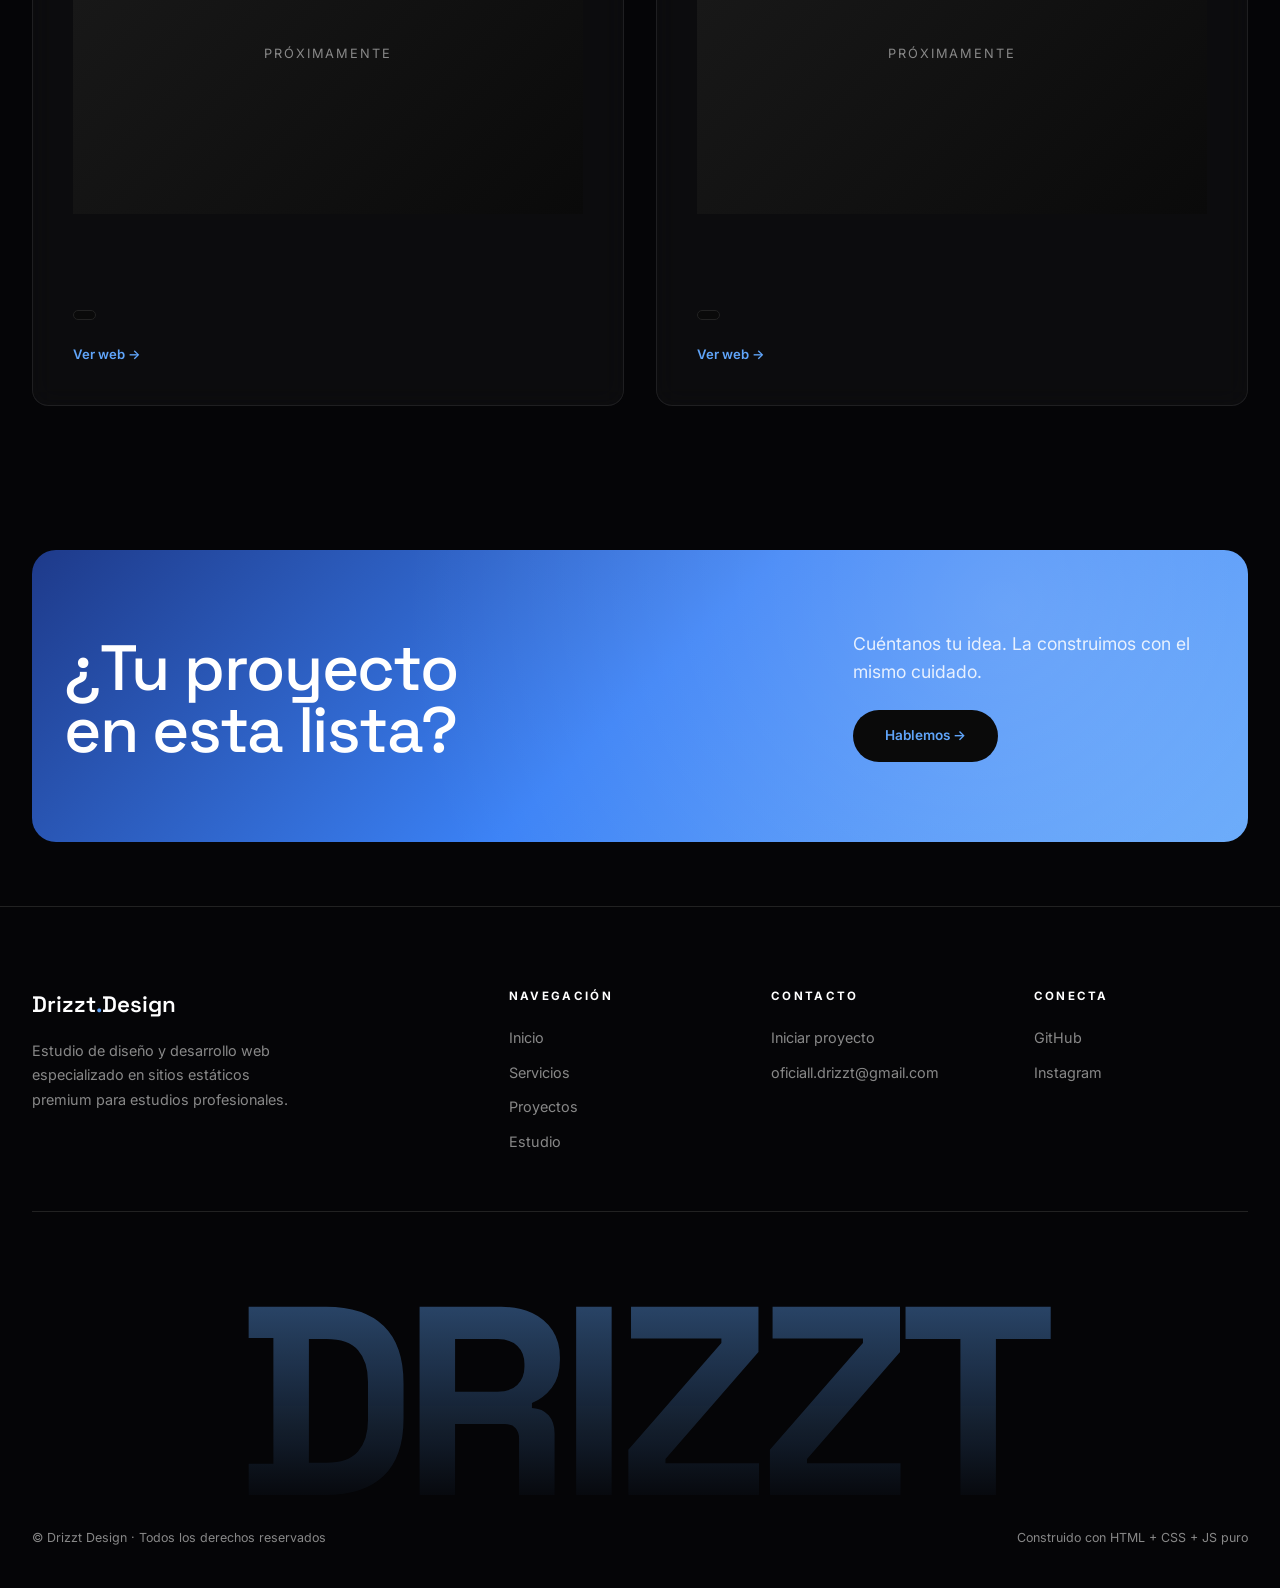
<file: proyectos.html>
<!DOCTYPE html>
<html lang="es-ES">
<head>
  <meta charset="UTF-8">
  <meta name="viewport" content="width=device-width, initial-scale=1.0">
  <title>Proyectos — Webs construidas | Drizzt Design</title>
  <meta name="description" content="Selección de proyectos realizados por Drizzt Design: webs estáticas para estudios de arquitectura, ingeniería y servicios profesionales.">
  <meta name="robots" content="index, follow, max-image-preview:large">
  <link rel="canonical" href="https://drizzt-design.vercel.app/proyectos.html">

  <meta property="og:type" content="website">
  <meta property="og:locale" content="es_ES">
  <meta property="og:site_name" content="Drizzt Design">
  <meta property="og:title" content="Proyectos — Drizzt Design">
  <meta property="og:description" content="Webs construidas por Drizzt Design.">
  <meta property="og:url" content="https://drizzt-design.vercel.app/proyectos.html">
  <meta property="og:image" content="https://drizzt-design.vercel.app/assets/og-image.jpg">

  <link rel="icon" type="image/png" href="assets/favicon.png">
  <link rel="preconnect" href="https://fonts.googleapis.com">
  <link rel="preconnect" href="https://fonts.gstatic.com" crossorigin>
  <link href="https://fonts.googleapis.com/css2?family=Space+Grotesk:wght@300;400;500;600;700&family=Inter:wght@300;400;500;600&display=swap" rel="stylesheet">
  <style>
    *, *::before, *::after { box-sizing: border-box; margin: 0; padding: 0; }
    html { scroll-behavior: smooth; }
    body { font-family: var(--font-body); color: var(--color-text); background: var(--color-bg); line-height: 1.6; -webkit-font-smoothing: antialiased; }
    img { max-width: 100%; height: auto; display: block; }
    ul { list-style: none; }
    a { text-decoration: none; color: inherit; }

    :root {
      --color-bg: #0a0a0a; --color-bg-2: #141414; --color-text: #fafafa; --color-mid: #888;
      --color-line: #222; --color-accent: #60a5fa; --color-accent-hover: #3b82f6;
      --font-display: 'Space Grotesk', sans-serif; --font-body: 'Inter', sans-serif;
      --max-w: 1280px;
    }

    header { position: fixed; top: 0; left: 0; right: 0; z-index: 100; height: 72px; display: flex; align-items: center; padding: 0 2rem; background: rgba(10,10,10,.95); border-bottom: 1px solid var(--color-line); }
    .header-inner { max-width: var(--max-w); width: 100%; margin: 0 auto; display: flex; align-items: center; justify-content: space-between; }
    .brand { font-family: var(--font-display); font-size: 1.05rem; font-weight: 600; color: #fff; }
    .brand span { color: var(--color-accent); }
    nav ul { display: flex; gap: 2.25rem; }
    nav a { font-size: .82rem; font-weight: 500; color: rgba(255,255,255,.7); transition: color .2s; }
    nav a:hover, nav a.active { color: #fff; }
    .header-cta { font-size: .8rem; font-weight: 600; padding: .55rem 1.25rem; border: 1px solid var(--color-accent); color: var(--color-accent); border-radius: 100px; transition: all .2s; }
    .header-cta:hover { background: var(--color-accent); color: #000; }
    .hamburger { display: none; flex-direction: column; gap: 5px; cursor: pointer; }
    .hamburger span { display: block; width: 24px; height: 2px; background: #fff; }
    .mobile-nav { display: none; position: fixed; inset: 0; background: var(--color-bg); z-index: 200; flex-direction: column; align-items: center; justify-content: center; gap: 2.25rem; }
    .mobile-nav.open { display: flex; }
    .mobile-nav a { font-family: var(--font-display); font-size: 2rem; font-weight: 500; color: #fff; }
    .mobile-close { position: absolute; top: 1.5rem; right: 1.5rem; font-size: 1.75rem; color: #fff; cursor: pointer; background: none; border: none; }

    .page-hero { padding: 160px 2rem 100px; background: var(--color-bg); border-bottom: 1px solid var(--color-line); }
    .page-hero-inner { max-width: var(--max-w); margin: 0 auto; }
    .section-eyebrow { font-size: .72rem; letter-spacing: .25em; text-transform: uppercase; color: var(--color-accent); margin-bottom: 1.25rem; }
    .page-hero h1 { font-family: var(--font-display); font-size: clamp(2.5rem, 6vw, 4.5rem); font-weight: 500; line-height: 1.0; letter-spacing: -.02em; max-width: 900px; }
    .page-hero h1 em { font-style: normal; color: var(--color-accent); }
    .page-hero p { margin-top: 1.5rem; max-width: 580px; font-size: 1.05rem; color: var(--color-mid); line-height: 1.7; }

    section { padding: 80px 2rem; }
    .container { max-width: var(--max-w); margin: 0 auto; }

    .proyectos-grid { display: grid; grid-template-columns: repeat(2, 1fr); gap: 2rem; }
    .proyecto { background: var(--color-bg-2); border: 1px solid var(--color-line); padding: 2.5rem; transition: border-color .25s; display: flex; flex-direction: column; gap: 1.5rem; }
    .proyecto:hover { border-color: var(--color-accent); }
    .proyecto-img { aspect-ratio: 16/10; background: var(--color-bg); overflow: hidden; position: relative; }
    .proyecto-img img { width: 100%; height: 100%; object-fit: cover; transition: transform .6s ease; }
    .proyecto:hover .proyecto-img img { transform: scale(1.04); }
    .proyecto-img-placeholder { width: 100%; height: 100%; background: linear-gradient(135deg, #1a1a1a 0%, #0a0a0a 100%); display: flex; align-items: center; justify-content: center; color: var(--color-mid); font-size: .8rem; letter-spacing: .15em; text-transform: uppercase; }
    .proyecto-meta-top { display: flex; justify-content: space-between; align-items: center; font-size: .72rem; letter-spacing: .15em; text-transform: uppercase; color: var(--color-mid); }
    .proyecto-meta-top .tag { color: var(--color-accent); }
    .proyecto h3 { font-family: var(--font-display); font-size: 1.75rem; font-weight: 500; line-height: 1.1; letter-spacing: -.01em; color: #fff; }
    .proyecto p { font-size: .95rem; color: var(--color-mid); line-height: 1.65; }
    .proyecto-stack { display: flex; flex-wrap: wrap; gap: .5rem; }
    .proyecto-stack span { font-size: .7rem; padding: .25rem .65rem; background: var(--color-bg); border: 1px solid var(--color-line); border-radius: 100px; color: var(--color-mid); letter-spacing: .05em; }
    .proyecto-link { display: inline-flex; align-items: center; gap: .5rem; font-size: .82rem; font-weight: 600; color: var(--color-accent); margin-top: auto; }
    .proyecto-link:hover { color: var(--color-accent-hover); }
    @media (max-width: 768px) { .proyectos-grid { grid-template-columns: 1fr; } }

    .cta-final { background: var(--color-accent); color: #000; }
    .cta-grid { display: grid; grid-template-columns: 2fr 1fr; gap: 4rem; align-items: end; max-width: var(--max-w); margin: 0 auto; }
    @media (max-width: 768px) { .cta-grid { grid-template-columns: 1fr; gap: 2rem; } }
    .cta-final h2 { font-family: var(--font-display); font-size: clamp(2.5rem, 5vw, 4.5rem); font-weight: 500; line-height: .98; letter-spacing: -.02em; }
    .cta-final p { font-size: 1.1rem; color: rgba(0,0,0,.7); margin-bottom: 1.5rem; }
    .btn-primary { display: inline-flex; align-items: center; gap: .5rem; padding: .95rem 2rem; background: #000; color: var(--color-accent); font-size: .85rem; font-weight: 600; border-radius: 100px; transition: all .25s; }
    .btn-primary:hover { background: #1a1a1a; }

    footer { background: var(--color-bg); padding: 80px 2rem 40px; border-top: 1px solid var(--color-line); }
    .footer-grid { max-width: var(--max-w); margin: 0 auto; display: grid; grid-template-columns: 2fr 1fr 1fr 1fr; gap: 3rem; padding-bottom: 3rem; border-bottom: 1px solid var(--color-line); margin-bottom: 2rem; }
    .footer-brand { font-family: var(--font-display); font-size: 1.4rem; font-weight: 600; color: #fff; margin-bottom: 1rem; }
    .footer-brand span { color: var(--color-accent); }
    .footer-desc { font-size: .9rem; color: var(--color-mid); line-height: 1.7; max-width: 280px; }
    .footer-col h4 { font-size: .72rem; letter-spacing: .2em; text-transform: uppercase; color: #fff; margin-bottom: 1.25rem; }
    .footer-col li { margin-bottom: .55rem; }
    .footer-col a { font-size: .9rem; color: var(--color-mid); transition: color .2s; }
    .footer-col a:hover { color: var(--color-accent); }
    .footer-bottom { max-width: var(--max-w); margin: 0 auto; display: flex; justify-content: space-between; font-size: .78rem; color: var(--color-mid); flex-wrap: wrap; gap: 1rem; }
    @media (max-width: 1024px) { .footer-grid { grid-template-columns: 1fr 1fr; gap: 2rem; } }
    @media (max-width: 480px) { .footer-grid { grid-template-columns: 1fr; } }
    @media (max-width: 768px) { section { padding: 60px 1.25rem; } nav, .header-cta { display: none; } .hamburger { display: flex; } }
  </style>
  <link rel="stylesheet" href="assets/premium.css">
</head>
<body>

<div class="scroll-progress" aria-hidden="true"></div>
<div class="orbs" aria-hidden="true">
  <div class="orb orb-1"></div>
  <div class="orb orb-2"></div>
  <div class="orb orb-3"></div>
</div>

<header>
  <div class="header-inner">
    <a href="index.html" class="brand">Drizzt<span>.</span>Design</a>
    <nav><ul>
      <li><a href="index.html">Inicio</a></li>
      <li><a href="servicios.html">Servicios</a></li>
      <li><a href="proyectos.html" class="active">Proyectos</a></li>
      <li><a href="nosotros.html">Estudio</a></li>
    </ul></nav>
    <a href="contacto.html" class="header-cta">Hablemos</a>
    <div class="hamburger" id="hamburger"><span></span><span></span><span></span></div>
  </div>
</header>

<div class="mobile-nav" id="mobileNav">
  <button class="mobile-close" id="mobileClose">✕</button>
  <a href="index.html">Inicio</a>
  <a href="servicios.html">Servicios</a>
  <a href="proyectos.html">Proyectos</a>
  <a href="nosotros.html">Estudio</a>
  <a href="contacto.html" style="color:var(--color-accent);">Hablemos</a>
</div>

<div class="page-hero">
  <div class="page-hero-inner">
    <p class="section-eyebrow">Proyectos</p>
    <h1>Webs <em>construidas</em>, no plantillas adaptadas.</h1>
    <p>Una selección de proyectos recientes para estudios de arquitectura, ingeniería y servicios profesionales. Cada uno con su propia identidad y arquitectura técnica.</p>
  </div>
</div>

<section>
  <div class="container">
    <div class="proyectos-grid">

      <article class="proyecto">
        <div class="proyecto-img">
          <img src="assets/portfolio-gausark.jpg" alt="Web de Gausark S.L.P. — estudio de arquitectura en Donostia" loading="lazy">
        </div>
        <div class="proyecto-meta-top">
          <span class="tag">Arquitectura</span>
          <span>2026</span>
        </div>
        <h3>Gausark S.L.P.</h3>
        <p>Reconstrucción premium de la web del estudio de arquitectura Gausark, en Donostia. Hero con vídeo scroll-driven, galería de proyectos, paleta extraída del logo y SEO completo.</p>
        <div class="proyecto-stack">
          <span>HTML5</span>
          <span>CSS Grid</span>
          <span>Vanilla JS</span>
          <span>FFmpeg</span>
          <span>Vercel</span>
        </div>
        <a href="https://gausark.vercel.app/" target="_blank" rel="noopener" class="proyecto-link">Ver web →</a>
      </article>

      <article class="proyecto">
        <div class="proyecto-img">
          <img src="assets/portfolio-motobiker.jpg" alt="Web de Motobiker Xperiences — viajes guiados en moto" loading="lazy">
        </div>
        <div class="proyecto-meta-top">
          <span class="tag">Travel · Aventura</span>
          <span>2026</span>
        </div>
        <h3>Motobiker Xperiences</h3>
        <p>Web de la agencia de viajes guiados en moto, con destinos en Marruecos, Colombia, Tailandia y Madagascar. Hero scroll-driven, capa premium completa (mesh orbs, cursor dual, glass cards) y formulario de reserva.</p>
        <div class="proyecto-stack">
          <span>HTML5</span>
          <span>CSS Grid</span>
          <span>Vanilla JS</span>
          <span>Scroll-driven</span>
          <span>Vercel</span>
        </div>
        <a href="https://motobiker-xperiences.vercel.app/" target="_blank" rel="noopener" class="proyecto-link">Ver web →</a>
      </article>

      <article class="proyecto">
        <div class="proyecto-img">
          <div class="proyecto-img-placeholder">Próximamente</div>
        </div>
        <div class="proyecto-meta-top">
          <span class="tag"><!-- REVISAR --></span>
          <span><!-- REVISAR --></span>
        </div>
        <h3><!-- REVISAR --></h3>
        <p><!-- REVISAR --></p>
        <div class="proyecto-stack">
          <span><!-- REVISAR --></span>
        </div>
        <a href="#" class="proyecto-link">Ver web →</a>
      </article>

      <article class="proyecto">
        <div class="proyecto-img">
          <div class="proyecto-img-placeholder">Próximamente</div>
        </div>
        <div class="proyecto-meta-top">
          <span class="tag"><!-- REVISAR --></span>
          <span><!-- REVISAR --></span>
        </div>
        <h3><!-- REVISAR --></h3>
        <p><!-- REVISAR --></p>
        <div class="proyecto-stack">
          <span><!-- REVISAR --></span>
        </div>
        <a href="#" class="proyecto-link">Ver web →</a>
      </article>

    </div>
  </div>
</section>

<section class="cta-final">
  <div class="cta-grid">
    <h2>¿Tu proyecto<br>en esta lista?</h2>
    <div>
      <p>Cuéntanos tu idea. La construimos con el mismo cuidado.</p>
      <a href="contacto.html" class="btn-primary">Hablemos →</a>
    </div>
  </div>
</section>

<footer>
  <div class="footer-grid">
    <div>
      <p class="footer-brand">Drizzt<span>.</span>Design</p>
      <p class="footer-desc">Estudio de diseño y desarrollo web especializado en sitios estáticos premium para estudios profesionales.</p>
    </div>
    <div class="footer-col"><h4>Navegación</h4><ul>
      <li><a href="index.html">Inicio</a></li>
      <li><a href="servicios.html">Servicios</a></li>
      <li><a href="proyectos.html">Proyectos</a></li>
      <li><a href="nosotros.html">Estudio</a></li>
    </ul></div>
    <div class="footer-col"><h4>Contacto</h4><ul>
      <li><a href="contacto.html">Iniciar proyecto</a></li>
      <li><a href="mailto:oficiall.drizzt@gmail.com">oficiall.drizzt@gmail.com</a></li>
    </ul></div>
    <div class="footer-col"><h4>Conecta</h4><ul>
      <li><a href="https://github.com/drizztdesign" target="_blank" rel="noopener">GitHub</a></li>
      <li><a href="#">Instagram</a></li>
    </ul></div>
  </div>
  <div class="footer-monumental" aria-hidden="true">DRIZZT</div>
  <div class="footer-bottom">
    <span>© Drizzt Design · Todos los derechos reservados</span>
    <span>Construido con HTML + CSS + JS puro</span>
  </div>
</footer>

<script>
  const hamburger = document.getElementById('hamburger');
  const mobileNav = document.getElementById('mobileNav');
  const mobileClose = document.getElementById('mobileClose');
  hamburger.addEventListener('click', () => mobileNav.classList.add('open'));
  mobileClose.addEventListener('click', () => mobileNav.classList.remove('open'));
  mobileNav.querySelectorAll('a').forEach(a => a.addEventListener('click', () => mobileNav.classList.remove('open')));
</script>

<div class="cursor" aria-hidden="true"></div>
<div class="cursor-dot" aria-hidden="true"></div>
<div class="page-transition" aria-hidden="true"></div>
<script src="assets/premium.js" defer></script>
</body>
</html>
</file>
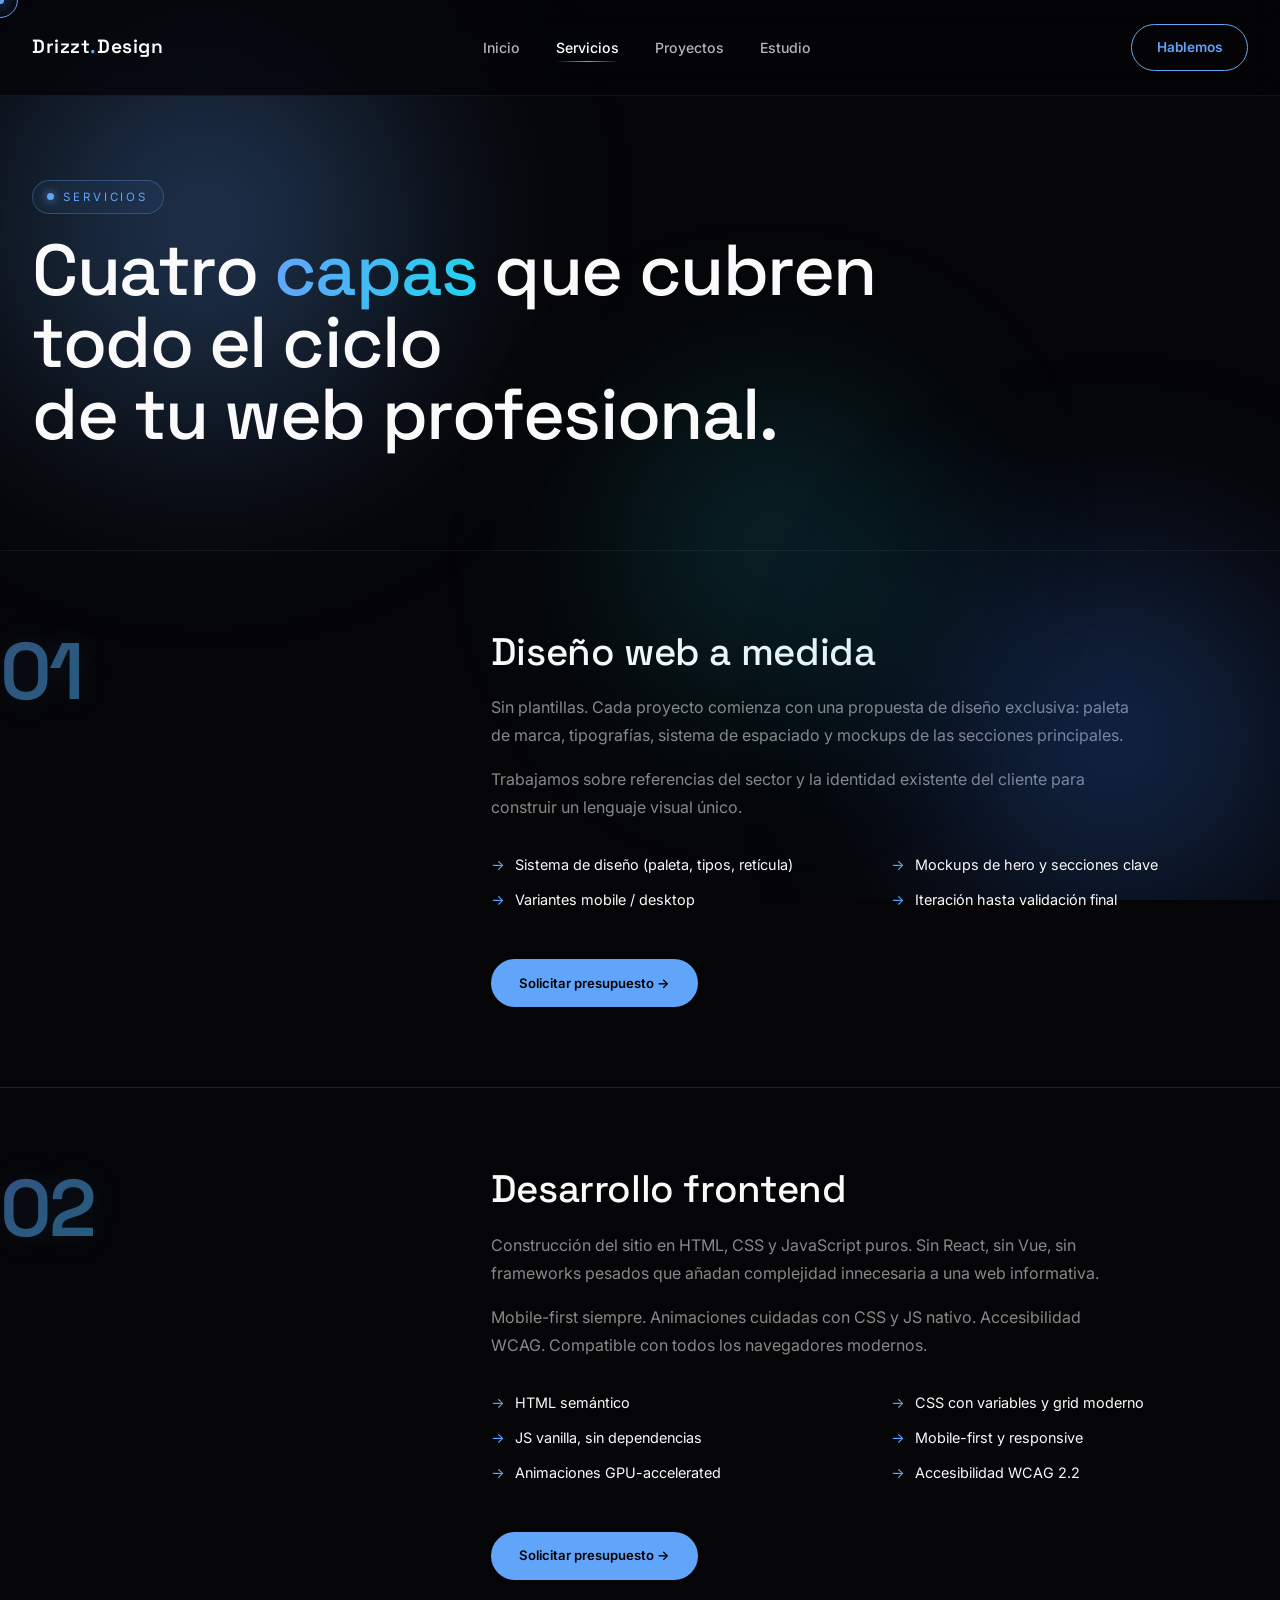
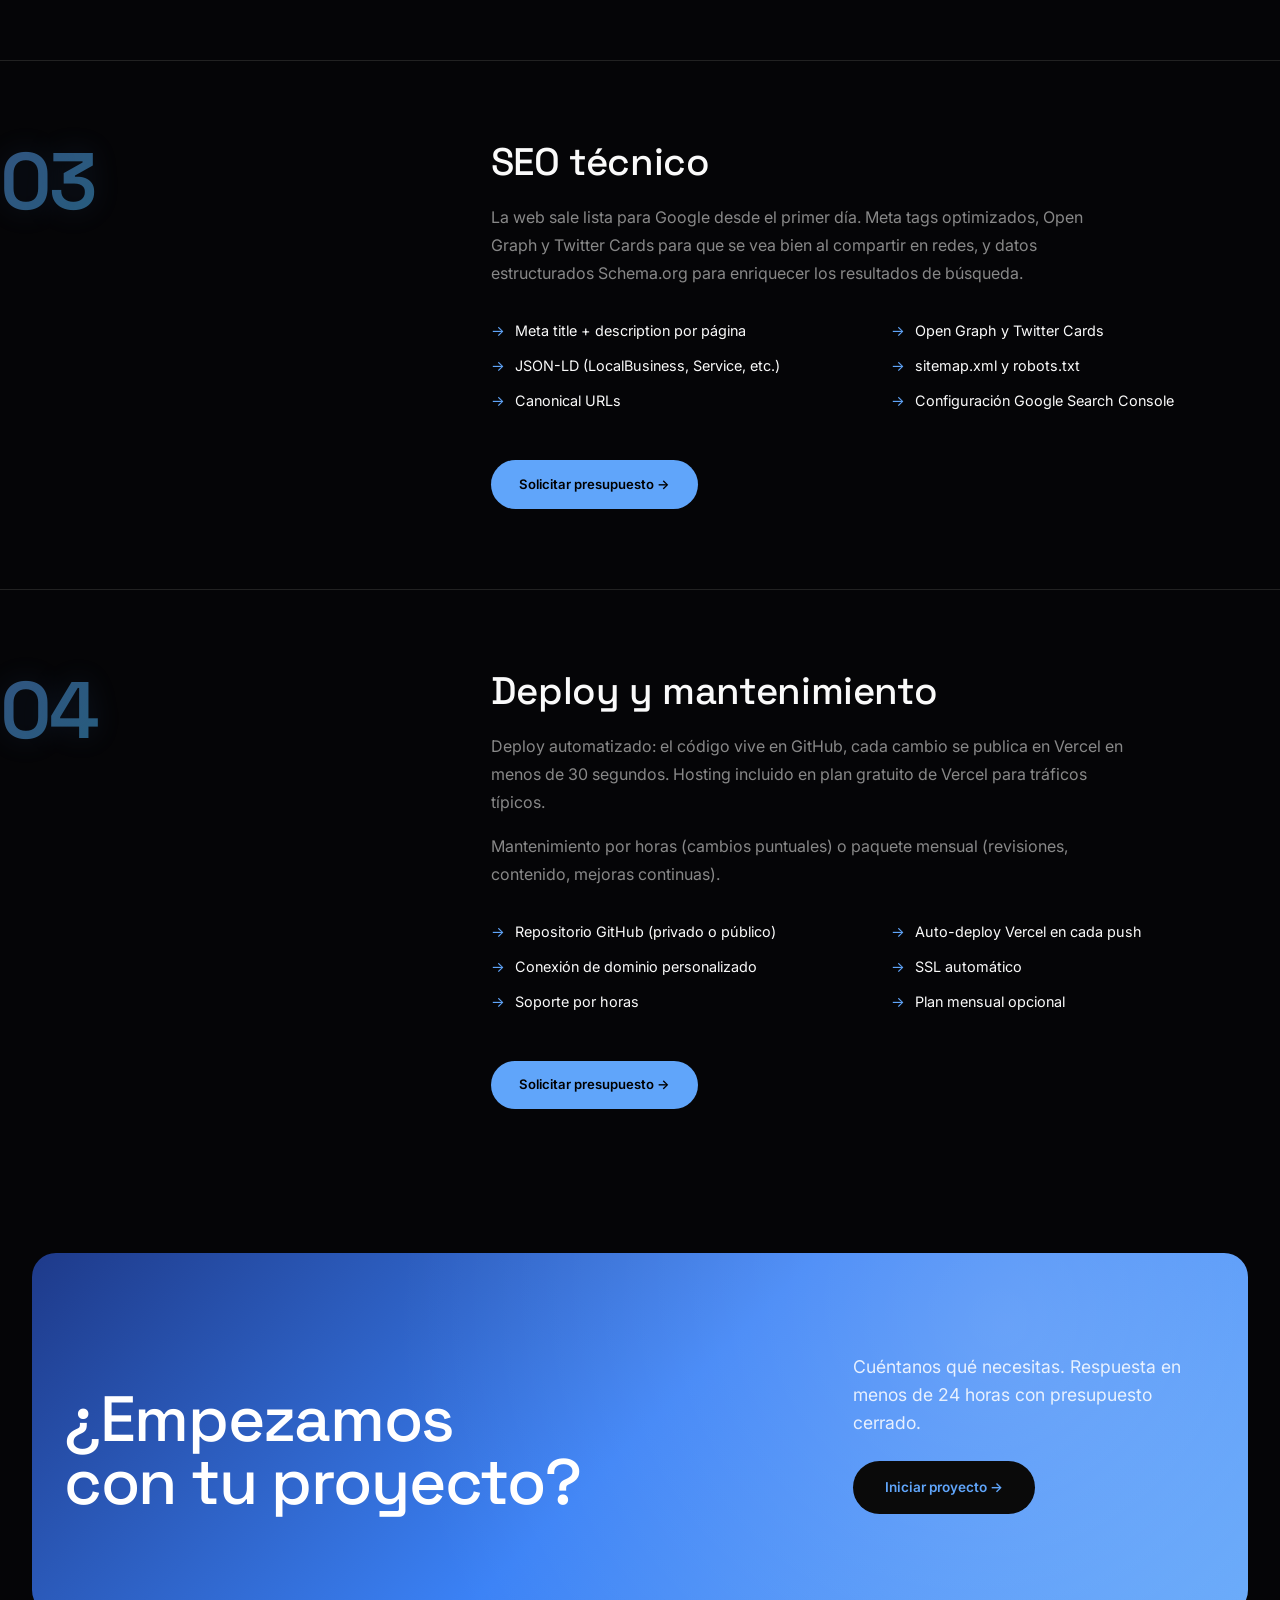
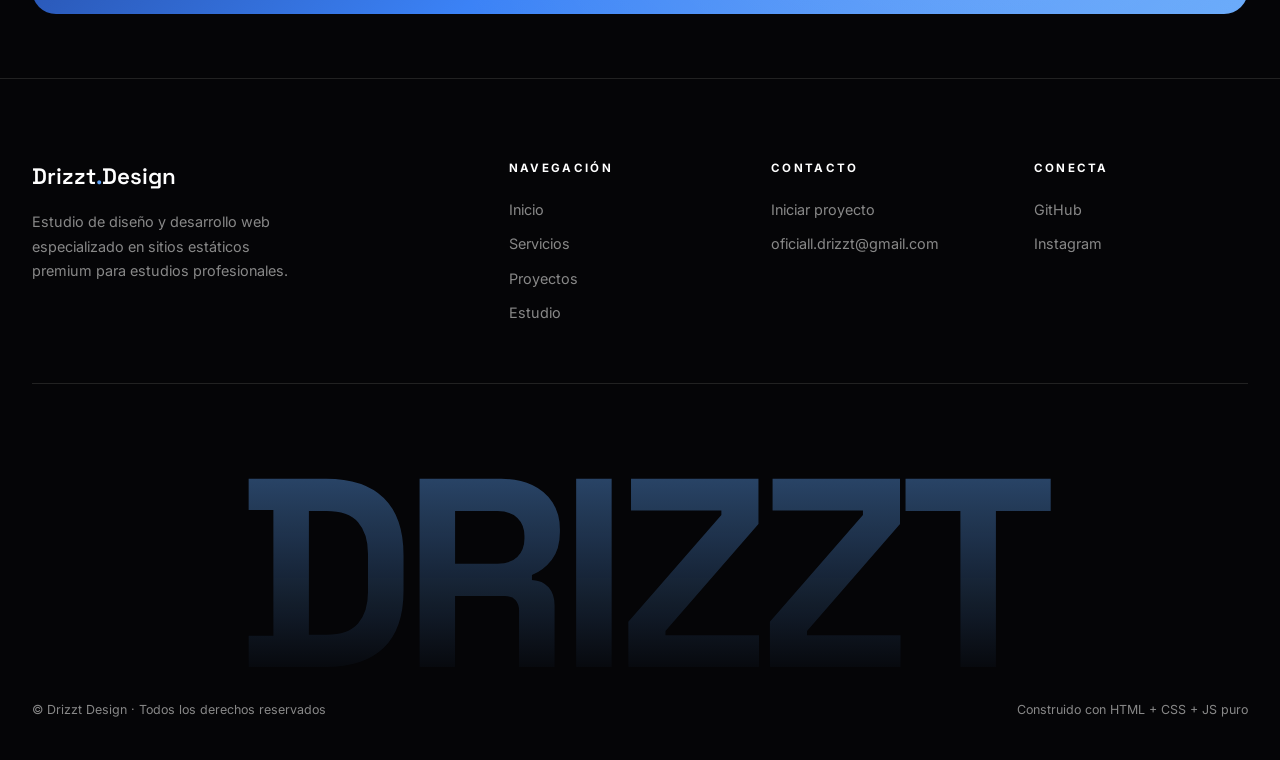
<file: servicios.html>
<!DOCTYPE html>
<html lang="es-ES">
<head>
  <meta charset="UTF-8">
  <meta name="viewport" content="width=device-width, initial-scale=1.0">
  <title>Servicios — Diseño, desarrollo, SEO y deploy | Drizzt Design</title>
  <meta name="description" content="Servicios de Drizzt Design: diseño web a medida, desarrollo en HTML/CSS/JS puro, SEO técnico, y mantenimiento con auto-deploy GitHub→Vercel.">
  <meta name="robots" content="index, follow, max-image-preview:large">
  <link rel="canonical" href="https://drizzt-design.vercel.app/servicios.html">

  <meta property="og:type" content="website">
  <meta property="og:locale" content="es_ES">
  <meta property="og:site_name" content="Drizzt Design">
  <meta property="og:title" content="Servicios — Drizzt Design">
  <meta property="og:description" content="Diseño, desarrollo, SEO y deploy. Web estática premium para estudios profesionales.">
  <meta property="og:url" content="https://drizzt-design.vercel.app/servicios.html">
  <meta property="og:image" content="https://drizzt-design.vercel.app/assets/og-image.jpg">
  <meta property="og:image:width" content="1200">
  <meta property="og:image:height" content="630">

  <link rel="icon" type="image/png" href="assets/favicon.png">

  <script type="application/ld+json">
  {
    "@context": "https://schema.org",
    "@type": "ItemList",
    "name": "Servicios de Drizzt Design",
    "itemListElement": [
      { "@type": "Service", "position": 1, "name": "Diseño web", "description": "Identidad visual y maquetación a medida." },
      { "@type": "Service", "position": 2, "name": "Desarrollo frontend", "description": "HTML/CSS/JS puro, mobile-first." },
      { "@type": "Service", "position": 3, "name": "SEO técnico", "description": "Meta, OG, JSON-LD, sitemap." },
      { "@type": "Service", "position": 4, "name": "Deploy y mantenimiento", "description": "Auto-deploy GitHub→Vercel." }
    ]
  }
  </script>

  <link rel="preconnect" href="https://fonts.googleapis.com">
  <link rel="preconnect" href="https://fonts.gstatic.com" crossorigin>
  <link href="https://fonts.googleapis.com/css2?family=Space+Grotesk:wght@300;400;500;600;700&family=Inter:wght@300;400;500;600&display=swap" rel="stylesheet">
  <style>
    *, *::before, *::after { box-sizing: border-box; margin: 0; padding: 0; }
    html { scroll-behavior: smooth; }
    body { font-family: var(--font-body); color: var(--color-text); background: var(--color-bg); line-height: 1.6; -webkit-font-smoothing: antialiased; }
    img { max-width: 100%; height: auto; display: block; }
    ul { list-style: none; }
    a { text-decoration: none; color: inherit; }

    :root {
      --color-bg: #0a0a0a; --color-bg-2: #141414; --color-text: #fafafa; --color-mid: #888;
      --color-line: #222; --color-accent: #60a5fa; --color-accent-hover: #3b82f6;
      --font-display: 'Space Grotesk', sans-serif; --font-body: 'Inter', sans-serif;
      --max-w: 1280px;
    }

    header { position: fixed; top: 0; left: 0; right: 0; z-index: 100; height: 72px; display: flex; align-items: center; padding: 0 2rem; background: rgba(10,10,10,.95); border-bottom: 1px solid var(--color-line); }
    .header-inner { max-width: var(--max-w); width: 100%; margin: 0 auto; display: flex; align-items: center; justify-content: space-between; }
    .brand { font-family: var(--font-display); font-size: 1.05rem; font-weight: 600; letter-spacing: .04em; color: #fff; }
    .brand span { color: var(--color-accent); }
    nav ul { display: flex; gap: 2.25rem; }
    nav a { font-size: .82rem; font-weight: 500; color: rgba(255,255,255,.7); transition: color .2s; }
    nav a:hover, nav a.active { color: #fff; }
    .header-cta { font-size: .8rem; font-weight: 600; padding: .55rem 1.25rem; border: 1px solid var(--color-accent); color: var(--color-accent); border-radius: 100px; transition: all .2s; }
    .header-cta:hover { background: var(--color-accent); color: #000; }
    .hamburger { display: none; flex-direction: column; gap: 5px; cursor: pointer; }
    .hamburger span { display: block; width: 24px; height: 2px; background: #fff; }
    .mobile-nav { display: none; position: fixed; inset: 0; background: var(--color-bg); z-index: 200; flex-direction: column; align-items: center; justify-content: center; gap: 2.25rem; }
    .mobile-nav.open { display: flex; }
    .mobile-nav a { font-family: var(--font-display); font-size: 2rem; font-weight: 500; color: #fff; }
    .mobile-close { position: absolute; top: 1.5rem; right: 1.5rem; font-size: 1.75rem; color: #fff; cursor: pointer; background: none; border: none; }

    .page-hero { padding: 160px 2rem 100px; background: var(--color-bg); border-bottom: 1px solid var(--color-line); }
    .page-hero-inner { max-width: var(--max-w); margin: 0 auto; }
    .section-eyebrow { font-size: .72rem; letter-spacing: .25em; text-transform: uppercase; color: var(--color-accent); margin-bottom: 1.25rem; }
    .page-hero h1 { font-family: var(--font-display); font-size: clamp(2.5rem, 6vw, 4.5rem); font-weight: 500; line-height: 1.0; letter-spacing: -.02em; max-width: 900px; }
    .page-hero h1 em { font-style: normal; color: var(--color-accent); }

    section { padding: 100px 2rem; }
    .container { max-width: var(--max-w); margin: 0 auto; }

    .servicio-bloque { display: grid; grid-template-columns: 1fr 2fr; gap: 6rem; padding: 80px 0; border-bottom: 1px solid var(--color-line); align-items: start; }
    .servicio-bloque:last-child { border-bottom: none; }
    .servicio-num { font-family: var(--font-display); font-size: 5rem; font-weight: 500; color: var(--color-accent); line-height: 1; opacity: .5; }
    .servicio-bloque h2 { font-family: var(--font-display); font-size: clamp(1.75rem, 3vw, 2.4rem); font-weight: 500; margin-bottom: 1.25rem; line-height: 1.1; letter-spacing: -.01em; }
    .servicio-bloque > div:last-child p { font-size: 1rem; color: var(--color-mid); line-height: 1.75; margin-bottom: 1rem; max-width: 640px; }
    .servicio-incluye { display: grid; grid-template-columns: 1fr 1fr; gap: .75rem; margin: 2rem 0; }
    .servicio-incluye li { font-size: .9rem; color: var(--color-text); padding-left: 1.5rem; position: relative; }
    .servicio-incluye li::before { content: '→'; position: absolute; left: 0; color: var(--color-accent); }
    .servicio-cta { display: inline-flex; align-items: center; gap: .5rem; margin-top: 1rem; padding: .85rem 1.75rem; background: var(--color-accent); color: #000; font-size: .82rem; font-weight: 600; border-radius: 100px; transition: all .25s; }
    .servicio-cta:hover { background: var(--color-accent-hover); transform: translateY(-2px); }
    @media (max-width: 1024px) { .servicio-bloque { grid-template-columns: 1fr; gap: 2rem; } .servicio-num { font-size: 3rem; } .servicio-incluye { grid-template-columns: 1fr; } }

    .cta-final { background: var(--color-accent); color: #000; }
    .cta-grid { display: grid; grid-template-columns: 2fr 1fr; gap: 4rem; align-items: end; max-width: var(--max-w); margin: 0 auto; }
    @media (max-width: 768px) { .cta-grid { grid-template-columns: 1fr; gap: 2rem; } }
    .cta-final h2 { font-family: var(--font-display); font-size: clamp(2.5rem, 5vw, 4.5rem); font-weight: 500; line-height: .98; letter-spacing: -.02em; }
    .cta-final p { font-size: 1.1rem; color: rgba(0,0,0,.7); margin-bottom: 1.5rem; }
    .btn-primary { display: inline-flex; align-items: center; gap: .5rem; padding: .95rem 2rem; background: #000; color: var(--color-accent); font-size: .85rem; font-weight: 600; border-radius: 100px; transition: all .25s; }
    .btn-primary:hover { background: #1a1a1a; }

    footer { background: var(--color-bg); padding: 80px 2rem 40px; border-top: 1px solid var(--color-line); }
    .footer-grid { max-width: var(--max-w); margin: 0 auto; display: grid; grid-template-columns: 2fr 1fr 1fr 1fr; gap: 3rem; padding-bottom: 3rem; border-bottom: 1px solid var(--color-line); margin-bottom: 2rem; }
    .footer-brand { font-family: var(--font-display); font-size: 1.4rem; font-weight: 600; color: #fff; margin-bottom: 1rem; }
    .footer-brand span { color: var(--color-accent); }
    .footer-desc { font-size: .9rem; color: var(--color-mid); line-height: 1.7; max-width: 280px; }
    .footer-col h4 { font-size: .72rem; letter-spacing: .2em; text-transform: uppercase; color: #fff; margin-bottom: 1.25rem; }
    .footer-col li { margin-bottom: .55rem; }
    .footer-col a { font-size: .9rem; color: var(--color-mid); transition: color .2s; }
    .footer-col a:hover { color: var(--color-accent); }
    .footer-bottom { max-width: var(--max-w); margin: 0 auto; display: flex; justify-content: space-between; font-size: .78rem; color: var(--color-mid); flex-wrap: wrap; gap: 1rem; }
    @media (max-width: 1024px) { .footer-grid { grid-template-columns: 1fr 1fr; gap: 2rem; } }
    @media (max-width: 480px) { .footer-grid { grid-template-columns: 1fr; } }
    @media (max-width: 768px) { section { padding: 70px 1.25rem; } nav, .header-cta { display: none; } .hamburger { display: flex; } }
  </style>
  <link rel="stylesheet" href="assets/premium.css">
</head>
<body>

<div class="scroll-progress" aria-hidden="true"></div>
<div class="orbs" aria-hidden="true">
  <div class="orb orb-1"></div>
  <div class="orb orb-2"></div>
  <div class="orb orb-3"></div>
</div>

<header>
  <div class="header-inner">
    <a href="index.html" class="brand">Drizzt<span>.</span>Design</a>
    <nav>
      <ul>
        <li><a href="index.html">Inicio</a></li>
        <li><a href="servicios.html" class="active">Servicios</a></li>
        <li><a href="proyectos.html">Proyectos</a></li>
        <li><a href="nosotros.html">Estudio</a></li>
      </ul>
    </nav>
    <a href="contacto.html" class="header-cta">Hablemos</a>
    <div class="hamburger" id="hamburger"><span></span><span></span><span></span></div>
  </div>
</header>

<div class="mobile-nav" id="mobileNav">
  <button class="mobile-close" id="mobileClose">✕</button>
  <a href="index.html">Inicio</a>
  <a href="servicios.html">Servicios</a>
  <a href="proyectos.html">Proyectos</a>
  <a href="nosotros.html">Estudio</a>
  <a href="contacto.html" style="color:var(--color-accent);">Hablemos</a>
</div>

<div class="page-hero">
  <div class="page-hero-inner">
    <p class="section-eyebrow">Servicios</p>
    <h1>Cuatro <em>capas</em> que cubren todo el ciclo<br>de tu web profesional.</h1>
  </div>
</div>

<div class="container">

  <div class="servicio-bloque">
    <div class="servicio-num">01</div>
    <div>
      <h2>Diseño web a medida</h2>
      <p>Sin plantillas. Cada proyecto comienza con una propuesta de diseño exclusiva: paleta de marca, tipografías, sistema de espaciado y mockups de las secciones principales.</p>
      <p>Trabajamos sobre referencias del sector y la identidad existente del cliente para construir un lenguaje visual único.</p>
      <ul class="servicio-incluye">
        <li>Sistema de diseño (paleta, tipos, retícula)</li>
        <li>Mockups de hero y secciones clave</li>
        <li>Variantes mobile / desktop</li>
        <li>Iteración hasta validación final</li>
      </ul>
      <a href="contacto.html?servicio=diseno" class="servicio-cta">Solicitar presupuesto →</a>
    </div>
  </div>

  <div class="servicio-bloque">
    <div class="servicio-num">02</div>
    <div>
      <h2>Desarrollo frontend</h2>
      <p>Construcción del sitio en HTML, CSS y JavaScript puros. Sin React, sin Vue, sin frameworks pesados que añadan complejidad innecesaria a una web informativa.</p>
      <p>Mobile-first siempre. Animaciones cuidadas con CSS y JS nativo. Accesibilidad WCAG. Compatible con todos los navegadores modernos.</p>
      <ul class="servicio-incluye">
        <li>HTML semántico</li>
        <li>CSS con variables y grid moderno</li>
        <li>JS vanilla, sin dependencias</li>
        <li>Mobile-first y responsive</li>
        <li>Animaciones GPU-accelerated</li>
        <li>Accesibilidad WCAG 2.2</li>
      </ul>
      <a href="contacto.html?servicio=desarrollo" class="servicio-cta">Solicitar presupuesto →</a>
    </div>
  </div>

  <div class="servicio-bloque">
    <div class="servicio-num">03</div>
    <div>
      <h2>SEO técnico</h2>
      <p>La web sale lista para Google desde el primer día. Meta tags optimizados, Open Graph y Twitter Cards para que se vea bien al compartir en redes, y datos estructurados Schema.org para enriquecer los resultados de búsqueda.</p>
      <ul class="servicio-incluye">
        <li>Meta title + description por página</li>
        <li>Open Graph y Twitter Cards</li>
        <li>JSON-LD (LocalBusiness, Service, etc.)</li>
        <li>sitemap.xml y robots.txt</li>
        <li>Canonical URLs</li>
        <li>Configuración Google Search Console</li>
      </ul>
      <a href="contacto.html?servicio=seo" class="servicio-cta">Solicitar presupuesto →</a>
    </div>
  </div>

  <div class="servicio-bloque">
    <div class="servicio-num">04</div>
    <div>
      <h2>Deploy y mantenimiento</h2>
      <p>Deploy automatizado: el código vive en GitHub, cada cambio se publica en Vercel en menos de 30 segundos. Hosting incluido en plan gratuito de Vercel para tráficos típicos.</p>
      <p>Mantenimiento por horas (cambios puntuales) o paquete mensual (revisiones, contenido, mejoras continuas).</p>
      <ul class="servicio-incluye">
        <li>Repositorio GitHub (privado o público)</li>
        <li>Auto-deploy Vercel en cada push</li>
        <li>Conexión de dominio personalizado</li>
        <li>SSL automático</li>
        <li>Soporte por horas</li>
        <li>Plan mensual opcional</li>
      </ul>
      <a href="contacto.html?servicio=deploy" class="servicio-cta">Solicitar presupuesto →</a>
    </div>
  </div>

</div>

<section class="cta-final">
  <div class="cta-grid">
    <h2>¿Empezamos<br>con tu proyecto?</h2>
    <div>
      <p>Cuéntanos qué necesitas. Respuesta en menos de 24 horas con presupuesto cerrado.</p>
      <a href="contacto.html" class="btn-primary">Iniciar proyecto →</a>
    </div>
  </div>
</section>

<footer>
  <div class="footer-grid">
    <div>
      <p class="footer-brand">Drizzt<span>.</span>Design</p>
      <p class="footer-desc">Estudio de diseño y desarrollo web especializado en sitios estáticos premium para estudios profesionales.</p>
    </div>
    <div class="footer-col"><h4>Navegación</h4><ul>
      <li><a href="index.html">Inicio</a></li>
      <li><a href="servicios.html">Servicios</a></li>
      <li><a href="proyectos.html">Proyectos</a></li>
      <li><a href="nosotros.html">Estudio</a></li>
    </ul></div>
    <div class="footer-col"><h4>Contacto</h4><ul>
      <li><a href="contacto.html">Iniciar proyecto</a></li>
      <li><a href="mailto:oficiall.drizzt@gmail.com">oficiall.drizzt@gmail.com</a></li>
    </ul></div>
    <div class="footer-col"><h4>Conecta</h4><ul>
      <li><a href="https://github.com/drizztdesign" target="_blank" rel="noopener">GitHub</a></li>
      <li><a href="#">Instagram</a></li>
    </ul></div>
  </div>
  <div class="footer-monumental" aria-hidden="true">DRIZZT</div>
  <div class="footer-bottom">
    <span>© Drizzt Design · Todos los derechos reservados</span>
    <span>Construido con HTML + CSS + JS puro</span>
  </div>
</footer>

<script>
  const hamburger = document.getElementById('hamburger');
  const mobileNav = document.getElementById('mobileNav');
  const mobileClose = document.getElementById('mobileClose');
  hamburger.addEventListener('click', () => mobileNav.classList.add('open'));
  mobileClose.addEventListener('click', () => mobileNav.classList.remove('open'));
  mobileNav.querySelectorAll('a').forEach(a => a.addEventListener('click', () => mobileNav.classList.remove('open')));
</script>

<div class="cursor" aria-hidden="true"></div>
<div class="cursor-dot" aria-hidden="true"></div>
<div class="page-transition" aria-hidden="true"></div>
<script src="assets/premium.js" defer></script>
</body>
</html>
</file>
<file: assets/premium.css>
/* =========================================================
   PREMIUM LAYER — Tech / Glow award-site
   Capa visual sobre el CSS inline base. Carga después de
   <style> para ganar por orden de fuente, sin !important.
   ========================================================= */

:root {
  --color-accent-2: #22d3ee;
  --color-glass-bg: rgba(255, 255, 255, 0.03);
  --color-glass-border: rgba(255, 255, 255, 0.08);
  --shadow-glow: 0 0 40px rgba(96, 165, 250, 0.25);
  --shadow-glow-strong: 0 0 80px rgba(96, 165, 250, 0.45);
}

/* Cursor custom: hide native only when JS lo activa */
@media (hover: hover) and (pointer: fine) {
  body.has-custom-cursor,
  body.has-custom-cursor a,
  body.has-custom-cursor button,
  body.has-custom-cursor input,
  body.has-custom-cursor textarea,
  body.has-custom-cursor select,
  body.has-custom-cursor label { cursor: none; }
}

.cursor {
  position: fixed; top: 0; left: 0;
  width: 36px; height: 36px;
  margin: -18px 0 0 -18px;
  border: 1.5px solid var(--color-accent);
  border-radius: 50%;
  pointer-events: none;
  z-index: 10000;
  transform: translate3d(-200px, -200px, 0);
  transition: width .35s cubic-bezier(.2,.8,.2,1), height .35s cubic-bezier(.2,.8,.2,1), margin .35s cubic-bezier(.2,.8,.2,1), background .3s, border-color .3s, opacity .3s;
  will-change: transform;
  background: rgba(96, 165, 250, 0.04);
  backdrop-filter: blur(2px);
  -webkit-backdrop-filter: blur(2px);
}
.cursor.is-hovering {
  width: 64px; height: 64px;
  margin: -32px 0 0 -32px;
  background: rgba(96, 165, 250, .14);
  border-color: var(--color-accent-2);
}
.cursor-dot {
  position: fixed; top: 0; left: 0;
  width: 7px; height: 7px;
  margin: -3.5px 0 0 -3.5px;
  background: var(--color-accent);
  border-radius: 50%;
  pointer-events: none;
  z-index: 10001;
  transform: translate3d(-200px, -200px, 0);
  box-shadow: 0 0 14px var(--color-accent), 0 0 28px rgba(96, 165, 250, .55);
  will-change: transform;
  transition: width .25s, height .25s, margin .25s, background .25s, box-shadow .25s;
}
.cursor-dot.is-hovering {
  width: 5px; height: 5px;
  margin: -2.5px 0 0 -2.5px;
  background: #fff;
  box-shadow: 0 0 16px #fff, 0 0 32px var(--color-accent);
}
@media (hover: none), (pointer: coarse) { .cursor, .cursor-dot { display: none; } }

/* Mesh gradient orbs (background) */
.orbs {
  position: fixed; inset: 0;
  pointer-events: none;
  z-index: 0;
  overflow: hidden;
}
.orb {
  position: absolute;
  border-radius: 50%;
  filter: blur(100px);
  opacity: .42;
  will-change: transform;
}
.orb-1 {
  width: 620px; height: 620px;
  top: -12%; left: -8%;
  background: radial-gradient(circle, #60a5fa 0%, transparent 70%);
}
.orb-2 {
  width: 520px; height: 520px;
  bottom: -10%; right: -8%;
  background: radial-gradient(circle, #3b82f6 0%, transparent 70%);
}
.orb-3 {
  width: 420px; height: 420px;
  top: 38%; left: 45%;
  background: radial-gradient(circle, #22d3ee 0%, transparent 70%);
  opacity: .28;
}

/* Page chrome relative for orbs to stay behind. Excluimos .hero porque
   tiene `position: sticky` desde el CSS inline (necesario para scroll-video). */
header, main, section:not(.hero), footer, .page-hero { position: relative; z-index: 1; }
.hero { z-index: 1; }
.hero-wrapper { position: relative; z-index: 1; }

/* Body un poco más oscuro que las secciones para que los orbs canten */
body { background: #050507; }

/* Secciones translúcidas: dejan ver los orbs */
.intro, .servicios, .proceso, .proyectos-preview, .page-hero,
.contacto-section, .nosotros-section, .servicios-section,
.proyectos-section, .equipo, .valores, .stats, .filosofia,
.proyectos-grid-section, .servicios-detail, .cta-final {
  background: transparent;
  border-color: rgba(255, 255, 255, 0.06);
}
footer { background: transparent; }

/* Hero del index: vídeo de fondo + overlay con gradient horizontal
   (oscuro a la izquierda donde está el texto, transparente a la derecha donde se ve el vídeo) */
.hero { background: transparent; }
.hero-placeholder { display: none; }
.hero-overlay {
  background:
    linear-gradient(90deg, rgba(5,5,7,.92) 0%, rgba(5,5,7,.78) 30%, rgba(5,5,7,.35) 55%, rgba(5,5,7,.05) 85%, transparent 100%),
    linear-gradient(180deg, transparent 0%, rgba(5,5,7,.4) 100%);
}
@media (max-width: 900px) {
  /* En móvil el texto está centrado y el vídeo es visualmente más cargado.
     Overlay fuerte para que el H1 blanco contraste sobre cualquier frame. */
  .hero-overlay {
    background:
      radial-gradient(ellipse at center, rgba(5,5,7,.65) 0%, rgba(5,5,7,.92) 100%),
      linear-gradient(180deg, rgba(5,5,7,.4) 0%, rgba(5,5,7,.85) 100%);
  }
}

/* Algunas secciones reciben un wash sutil para dar variación */
.servicios { background: linear-gradient(180deg, transparent 0%, rgba(15, 23, 42, 0.35) 50%, transparent 100%); }
.proyectos-preview { background: linear-gradient(180deg, transparent 0%, rgba(15, 23, 42, 0.25) 50%, transparent 100%); }

/* Proyecto-card preview (index): foto de fondo + overlay degradado */
.proyecto-card { isolation: isolate; }
.proyecto-card-bg {
  position: absolute; inset: 0;
  width: 100%; height: 100%;
  object-fit: cover;
  opacity: .55;
  transition: opacity .5s cubic-bezier(.2,.8,.2,1), transform .8s cubic-bezier(.2,.8,.2,1);
  z-index: 0;
}
.proyecto-card:hover .proyecto-card-bg {
  opacity: .85;
  transform: scale(1.06);
}
.proyecto-card::after {
  content: '';
  position: absolute; inset: 0;
  background: linear-gradient(180deg, rgba(5,5,7,.15) 0%, rgba(5,5,7,.6) 55%, rgba(5,5,7,.94) 100%);
  z-index: 1;
  pointer-events: none;
}
.proyecto-card .proyecto-card-content { z-index: 2; position: absolute; }

/* Servicios grid: quita el gris-grid del CSS base */
.servicios-grid { background: transparent !important; border: none !important; gap: 1.25rem !important; }
/* Stack list (nosotros): mismo tratamiento */
.stack-list { background: transparent !important; border: none !important; gap: 1rem !important; }
.stack-item { padding: 1.75rem !important; }
/* Manifiesto y otros bloques sin clase específica */
.manifiesto, .principios, .stack { background: transparent !important; }
/* Principio: borde superior con accent ya existe — añadimos el resto del glass */
.principio { border-top-color: var(--color-accent) !important; }

/* CTA final: en vez de bloque azul plano, gradient con glow */
.cta-final {
  background: linear-gradient(135deg, #1e3a8a 0%, #3b82f6 50%, #60a5fa 100%) !important;
  color: #fff !important;
  border-radius: 24px;
  margin: 4rem 2rem;
  position: relative;
  overflow: hidden;
}
.cta-final::before {
  content: '';
  position: absolute; inset: 0;
  background: radial-gradient(circle at 80% 20%, rgba(255,255,255,.18) 0%, transparent 60%);
  pointer-events: none;
}
.cta-final h2 { color: #fff !important; }
.cta-final p { color: rgba(255,255,255,.85) !important; }
.cta-final .btn-primary {
  background: #0a0a0a !important;
  color: var(--color-accent) !important;
}
.cta-final .btn-primary:hover {
  box-shadow: 0 0 50px rgba(0,0,0,.5), inset 0 0 0 1px rgba(96,165,250,.4) !important;
  background: #0a0a0a !important;
}

/* Stat numbers con gradient text */
.stat-num {
  background: linear-gradient(135deg, #60a5fa 0%, #22d3ee 100%);
  -webkit-background-clip: text;
  background-clip: text;
  -webkit-text-fill-color: transparent;
  color: transparent;
  font-size: 3.25rem !important;
}

/* Header: más grande, siempre visible, glass fuerte */
header {
  height: 96px !important;
  background: rgba(5, 5, 7, 0.78) !important;
  backdrop-filter: blur(20px) saturate(1.4);
  -webkit-backdrop-filter: blur(20px) saturate(1.4);
  border-bottom: 1px solid rgba(255, 255, 255, 0.06) !important;
  position: fixed !important;
  top: 0; left: 0; right: 0;
  z-index: 100 !important;
}
header.scrolled {
  background: rgba(5, 5, 7, 0.94) !important;
  border-bottom-color: rgba(96, 165, 250, 0.18) !important;
  box-shadow: 0 1px 30px rgba(0, 0, 0, 0.4);
}

/* Brand y nav escalan al header más grande */
.brand { font-size: 1.2rem !important; letter-spacing: .03em !important; }
nav a { font-size: .88rem !important; }
.header-cta { font-size: .85rem !important; padding: .7rem 1.55rem !important; }

/* Compensa el header más alto: páginas estáticas necesitan más padding-top */
.page-hero { padding-top: 180px !important; }

/* Scroll progress bar */
.scroll-progress {
  position: fixed; top: 0; left: 0;
  height: 2px; width: 0%;
  background: linear-gradient(90deg, var(--color-accent) 0%, var(--color-accent-2) 100%);
  z-index: 200;
  box-shadow: 0 0 12px rgba(96, 165, 250, .55);
  pointer-events: none;
}

/* Section indicator (right side) */
.section-indicator {
  position: fixed; top: 50%; right: 1.5rem;
  transform: translateY(-50%);
  z-index: 90;
  display: flex; flex-direction: column; gap: 14px;
}
.section-indicator a {
  width: 8px; height: 8px;
  border-radius: 50%;
  background: rgba(255, 255, 255, .18);
  transition: all .3s;
  display: block;
}
.section-indicator a.active {
  background: var(--color-accent);
  box-shadow: 0 0 14px var(--color-accent);
  transform: scale(1.35);
}
@media (max-width: 900px) { .section-indicator { display: none; } }

/* Page transition overlay */
.page-transition {
  position: fixed; inset: 0;
  background: linear-gradient(135deg, #0a0a0a 0%, #1e3a8a 60%, #60a5fa 100%);
  z-index: 9999;
  pointer-events: none;
  transform: translateX(-100%);
}
.page-transition.exit {
  animation: pt-exit .55s cubic-bezier(.7,0,.3,1) forwards;
}
.page-transition.enter {
  animation: pt-enter .55s cubic-bezier(.7,0,.3,1) forwards;
  pointer-events: auto;
}
@keyframes pt-exit {
  from { transform: translateX(0); }
  to   { transform: translateX(100%); }
}
@keyframes pt-enter {
  from { transform: translateX(-100%); }
  to   { transform: translateX(0); }
}

/* Hero H1 entry animation — fade + slide del bloque completo
   (no per-char porque rompe la gradient text en <em>) */
.hero-h1-animate {
  opacity: 0;
  transform: translateY(28px);
  filter: blur(8px);
  animation: hero-h1-in 1.1s cubic-bezier(.2,.8,.2,1) .15s forwards;
  will-change: opacity, transform, filter;
}
@keyframes hero-h1-in {
  to { opacity: 1; transform: translateY(0); filter: blur(0); }
}

/* Animated gradient text on accent <em> */
.page-hero h1 em,
.hero h1 em,
.hero-text h1 em,
section h2 em {
  background: linear-gradient(90deg, #60a5fa 0%, #22d3ee 50%, #60a5fa 100%);
  background-size: 200% auto;
  -webkit-background-clip: text;
  background-clip: text;
  -webkit-text-fill-color: transparent;
  color: transparent;
  font-style: normal;
  animation: gradient-shift 6s linear infinite;
  will-change: background-position;
}
@keyframes gradient-shift { to { background-position: 200% center; } }

/* Eyebrow → pill with pulsing dot */
.section-eyebrow {
  display: inline-flex !important;
  align-items: center;
  gap: .55rem;
  padding: .42rem .9rem;
  border: 1px solid rgba(96, 165, 250, .3);
  border-radius: 100px;
  background: rgba(96, 165, 250, .06);
  backdrop-filter: blur(8px);
  -webkit-backdrop-filter: blur(8px);
  width: fit-content;
}
.section-eyebrow::before {
  content: '';
  width: 7px; height: 7px;
  border-radius: 50%;
  background: var(--color-accent);
  box-shadow: 0 0 10px var(--color-accent);
  animation: pulse-dot 2s ease-in-out infinite;
}
@keyframes pulse-dot {
  0%, 100% { opacity: 1; transform: scale(1); }
  50%      { opacity: .55; transform: scale(1.35); }
}

/* On-scroll reveal */
.reveal {
  opacity: 0;
  transform: translateY(36px);
  transition: opacity .9s cubic-bezier(.2,.8,.2,1), transform .9s cubic-bezier(.2,.8,.2,1);
  will-change: opacity, transform;
}
.reveal.in-view { opacity: 1; transform: translateY(0); }

/* Word-by-word reveal */
.word-reveal { display: inline-block; }
.word-reveal .word {
  display: inline-block;
  opacity: 0;
  transform: translateY(24px);
  transition: opacity .6s cubic-bezier(.2,.8,.2,1), transform .6s cubic-bezier(.2,.8,.2,1);
  transition-delay: calc(var(--word-i, 0) * 55ms);
}
.word-reveal.in-view .word { opacity: 1; transform: translateY(0); }

/* Glassmorphism + tilt cards (sobreescriben tarjetas planas del CSS base) */
.servicio,
.proyecto-card,
.proyecto,
.principio,
.stack-item,
.team-card,
.proceso-card,
.valor-card,
.servicio-card,
.feature-card,
.contact-info-card {
  background: var(--color-glass-bg);
  backdrop-filter: blur(12px);
  -webkit-backdrop-filter: blur(12px);
  border: 1px solid var(--color-glass-border);
  border-radius: 16px;
  position: relative;
  overflow: hidden;
  transition: transform .35s cubic-bezier(.2,.8,.2,1), box-shadow .35s, border-color .35s;
  transform-style: preserve-3d;
  will-change: transform;
}
.servicio::before,
.proyecto-card::before,
.proyecto::before,
.principio::before,
.team-card::before,
.proceso-card::before,
.valor-card::before,
.servicio-card::before,
.feature-card::before {
  content: '';
  position: absolute; top: 0; left: 0; right: 0;
  height: 1px;
  background: linear-gradient(90deg, transparent 0%, var(--color-accent) 50%, transparent 100%);
  opacity: 0;
  transition: opacity .4s;
}
.servicio:hover::before,
.proyecto-card:hover::before,
.proyecto:hover::before,
.principio:hover::before,
.team-card:hover::before,
.proceso-card:hover::before,
.valor-card:hover::before,
.servicio-card:hover::before,
.feature-card:hover::before { opacity: 1; }
.servicio:hover,
.proyecto-card:hover,
.proyecto:hover,
.principio:hover,
.stack-item:hover,
.team-card:hover,
.proceso-card:hover,
.valor-card:hover,
.servicio-card:hover,
.feature-card:hover {
  border-color: rgba(96, 165, 250, .32);
  box-shadow: var(--shadow-glow);
}

/* Gradient + glow para números grandes de sección */
.servicio-num,
.proceso-num,
.section-num,
.number-large,
.feature-num,
.valor-num {
  font-family: var(--font-display);
  font-weight: 600;
  background: linear-gradient(135deg, #60a5fa 0%, #22d3ee 100%);
  -webkit-background-clip: text;
  background-clip: text;
  -webkit-text-fill-color: transparent;
  text-shadow: 0 0 30px rgba(96, 165, 250, .25);
  letter-spacing: -.04em;
  line-height: 1;
}

/* CTAs con gradient + glow */
.btn-primary,
.cta-primary,
.btn-submit,
.hero-cta-primary,
.cta-card-btn,
.btn-main {
  background: linear-gradient(135deg, #60a5fa 0%, #3b82f6 100%);
  color: #0a0a0a;
  border: none;
  position: relative;
  overflow: hidden;
  transition: all .35s cubic-bezier(.2,.8,.2,1);
  box-shadow: 0 0 0 rgba(96, 165, 250, 0);
}
.btn-primary:hover,
.cta-primary:hover,
.btn-submit:hover,
.hero-cta-primary:hover,
.cta-card-btn:hover,
.btn-main:hover {
  box-shadow: var(--shadow-glow-strong);
  transform: translateY(-3px);
  color: #0a0a0a;
}

/* Header CTA (border style) recibe glow al hover */
.header-cta { transition: all .3s, box-shadow .3s; }
.header-cta:hover { box-shadow: var(--shadow-glow); }

/* Form inputs glow al focus */
.form-group input:focus,
.form-group select:focus,
.form-group textarea:focus,
input:focus, textarea:focus, select:focus {
  border-color: var(--color-accent);
  box-shadow: 0 0 0 3px rgba(96, 165, 250, .15), 0 0 22px rgba(96, 165, 250, .22);
  outline: none;
}

/* Underline-glow nav links */
nav a {
  position: relative;
  padding: .25rem 0;
}
nav a::after {
  content: '';
  position: absolute; left: 0; right: 0; bottom: -2px;
  height: 1px;
  background: linear-gradient(90deg, transparent, var(--color-accent), transparent);
  transform: scaleX(0);
  transform-origin: center;
  transition: transform .3s ease;
}
nav a:hover::after, nav a.active::after { transform: scaleX(1); }

/* Marquee */
.marquee {
  overflow: hidden;
  border-top: 1px solid var(--color-line);
  border-bottom: 1px solid var(--color-line);
  padding: 1.6rem 0;
  margin: 4rem 0;
  -webkit-mask-image: linear-gradient(90deg, transparent 0%, #000 8%, #000 92%, transparent 100%);
  mask-image: linear-gradient(90deg, transparent 0%, #000 8%, #000 92%, transparent 100%);
  background: rgba(255, 255, 255, .015);
}
.marquee-track {
  display: flex;
  gap: 4rem;
  width: max-content;
  animation: marquee 32s linear infinite;
}
.marquee-item {
  font-family: var(--font-display);
  font-size: 1.65rem;
  font-weight: 500;
  color: rgba(255, 255, 255, .35);
  letter-spacing: -.01em;
  white-space: nowrap;
  display: inline-flex;
  align-items: center;
  gap: 4rem;
  transition: color .3s;
  cursor: default;
}
.marquee-item::after {
  content: '✦';
  color: var(--color-accent);
  font-size: 1rem;
}
.marquee-item:hover { color: var(--color-accent); }
@keyframes marquee { to { transform: translateX(-50%); } }

/* Footer monumental brand */
.footer-monumental {
  font-family: var(--font-display);
  font-size: clamp(4.5rem, 21vw, 22rem);
  font-weight: 700;
  letter-spacing: -.05em;
  line-height: .82;
  background: linear-gradient(180deg, rgba(96, 165, 250, .42) 0%, rgba(96, 165, 250, 0) 100%);
  -webkit-background-clip: text;
  background-clip: text;
  -webkit-text-fill-color: transparent;
  text-align: center;
  user-select: none;
  margin: 5rem 0 1rem;
  white-space: nowrap;
  overflow: hidden;
}

/* Count-up tabular */
.count-up { font-variant-numeric: tabular-nums; display: inline-block; }

/* Reduced motion */
@media (prefers-reduced-motion: reduce) {
  .orb { animation: none !important; transform: none !important; }
  .hero-h1-animate { opacity: 1 !important; filter: none !important; transform: none !important; animation: none !important; }
  .page-hero h1 em, .hero h1 em, .hero-text h1 em, section h2 em {
    animation: none !important;
    background: none;
    -webkit-text-fill-color: var(--color-accent);
    color: var(--color-accent);
  }
  .reveal { opacity: 1 !important; transform: none !important; transition: none !important; }
  .word-reveal .word { opacity: 1 !important; transform: none !important; transition: none !important; }
  .marquee-track { animation: none !important; }
  .section-eyebrow::before { animation: none !important; }
  .page-transition { display: none !important; }
}

/* Mobile */
@media (max-width: 900px) {
  .orb-2, .orb-3 { display: none; }
  .orb-1 { width: 420px; height: 420px; filter: blur(70px); opacity: .22; }
  .footer-monumental { font-size: clamp(3rem, 18vw, 6.5rem); }
  .marquee-item { font-size: 1.2rem; gap: 2.5rem; }
  .marquee-track { gap: 2.5rem; }

  /* CTA-final con menos margin/padding en mobile */
  .cta-final { margin: 2rem 1rem !important; border-radius: 18px; }

  /* Servicio bloque más compacto */
  .servicio-bloque { gap: 1.5rem !important; padding: 50px 0 !important; }

  /* Sección padding más fino */
  section { padding: 70px 1.25rem !important; }
  .page-hero { padding: 130px 1.25rem 60px !important; }

  /* Cards padding mobile */
  .servicio { padding: 2rem !important; }
  .proyecto, .principio { padding: 2rem 1.5rem !important; }
  .proyecto-card { padding: 1.5rem !important; }

  /* Eyebrow pill compacto */
  .section-eyebrow { font-size: .68rem !important; padding: .35rem .7rem !important; }

  /* Footer marquee más airoso */
  .marquee { margin: 2.5rem 0 !important; padding: 1.2rem 0 !important; }

  /* Numbers no tan grandes */
  .servicio-num, .proceso-num, .section-num,
  .number-large, .feature-num, .valor-num { font-size: 2.5rem !important; }

  /* Header mobile: 76px, todavía visible y prominente */
  header { height: 76px !important; padding: 0 1.25rem !important; }
  .brand { font-size: 1.05rem !important; }
  .page-hero { padding-top: 140px !important; }

  /* Stat numbers más contenidos */
  .stat-num { font-size: 2.5rem !important; }

  /* Form contacto: stack vertical más cómodo */
  .contacto-grid { gap: 2.5rem !important; }
  .contact-info h2, .form-title { font-size: 1.5rem !important; }

  /* Scroll progress un poco más visible en mobile */
  .scroll-progress { height: 3px; }
}

/* Mobile: hero del index — el H1 con <br> forzados se desborda fácil
   en 375px. Ajustamos tipografías y botones. */
@media (max-width: 768px) {
  .hero h1 {
    font-size: clamp(1.85rem, 9vw, 2.75rem) !important;
    line-height: 1.08 !important;
    letter-spacing: -.01em !important;
  }
  .hero-eyebrow {
    font-size: .62rem !important;
    letter-spacing: .15em !important;
    margin-bottom: 1.25rem !important;
  }
  .hero-eyebrow::before { width: 18px !important; }
  .hero-sub {
    font-size: .95rem !important;
    margin-bottom: 2rem !important;
    max-width: 100% !important;
  }
  .hero-btns {
    gap: .65rem !important;
    justify-content: center !important;
    flex-wrap: wrap !important;
  }
  .hero-btns a {
    font-size: .78rem !important;
    padding: .8rem 1.4rem !important;
  }
  .scroll-hint { font-size: .58rem !important; }
}

@media (max-width: 480px) {
  .footer-monumental { font-size: clamp(3rem, 22vw, 5.5rem); letter-spacing: -.04em; }
  .marquee-item { font-size: 1rem; gap: 2rem; }
  .marquee-track { gap: 2rem; }
  .cta-final { margin: 1.5rem .5rem !important; padding: 50px 1.25rem !important; }
}
</file>
